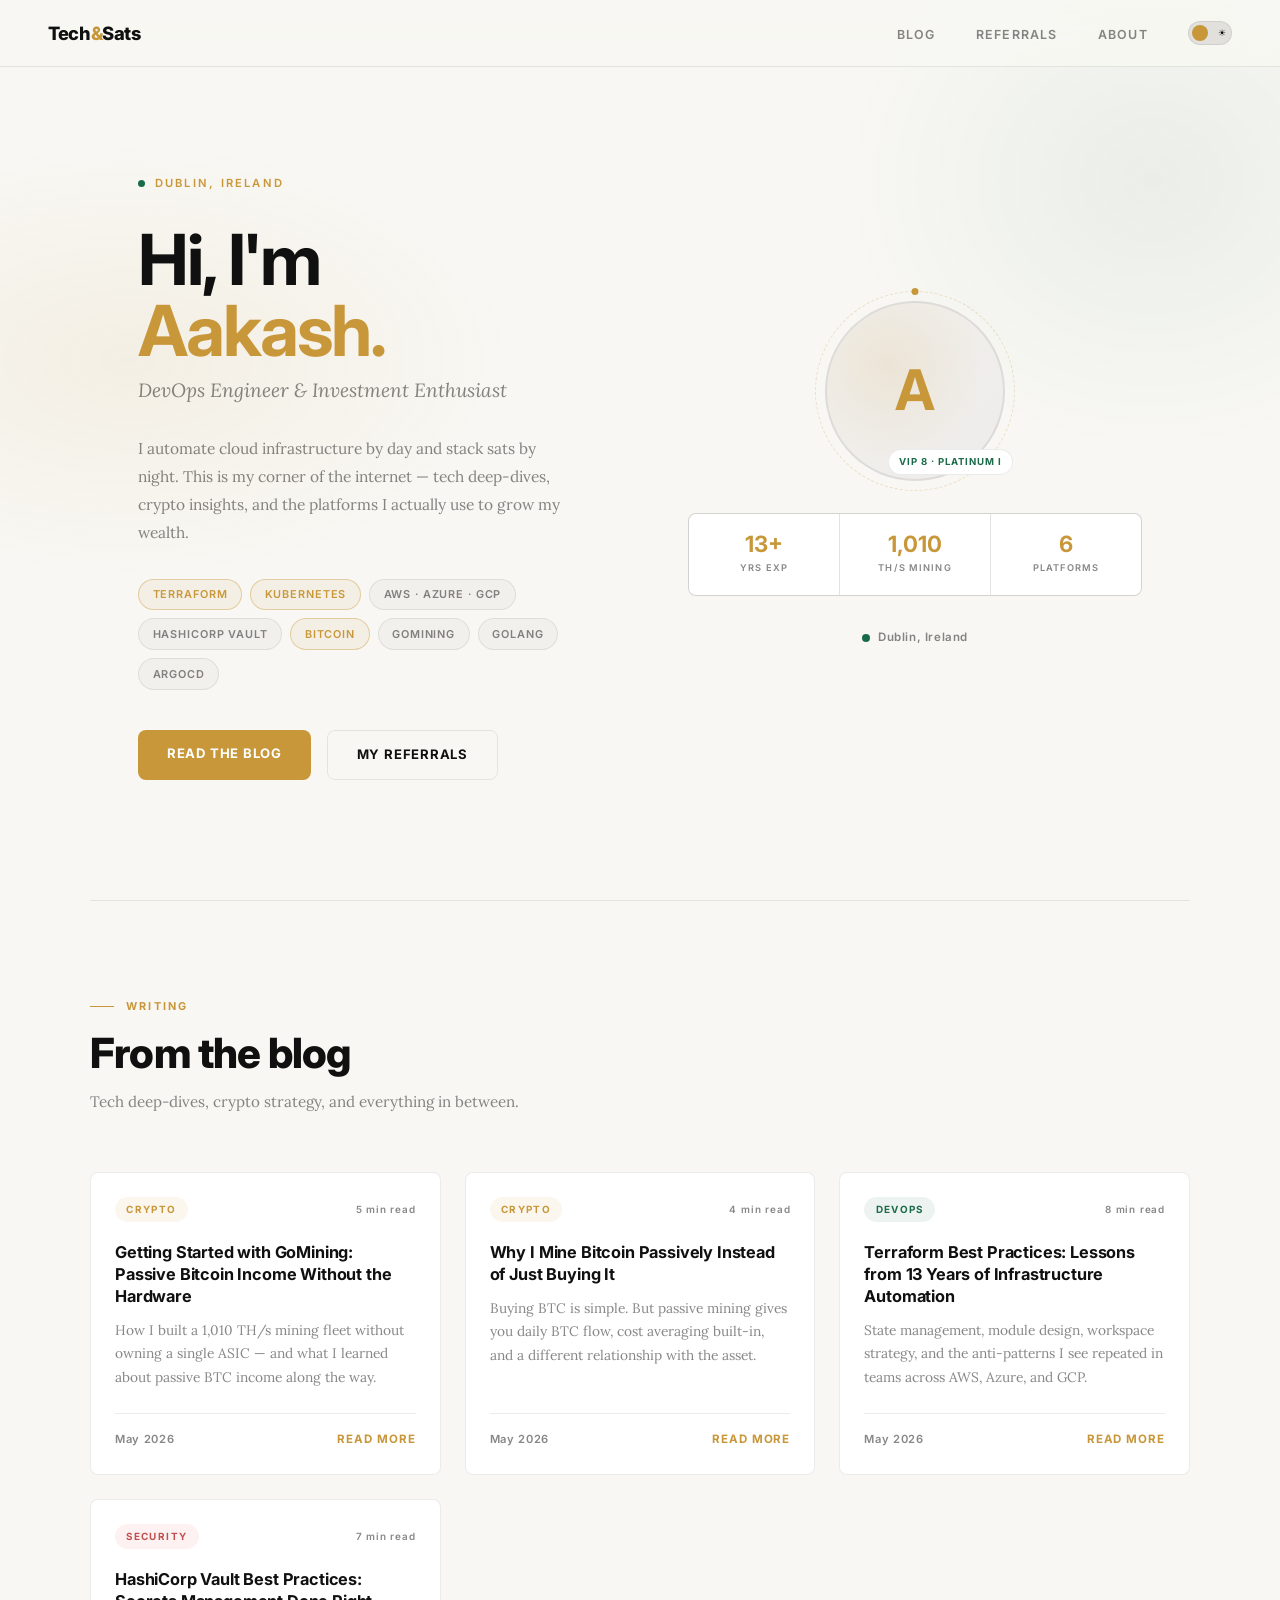
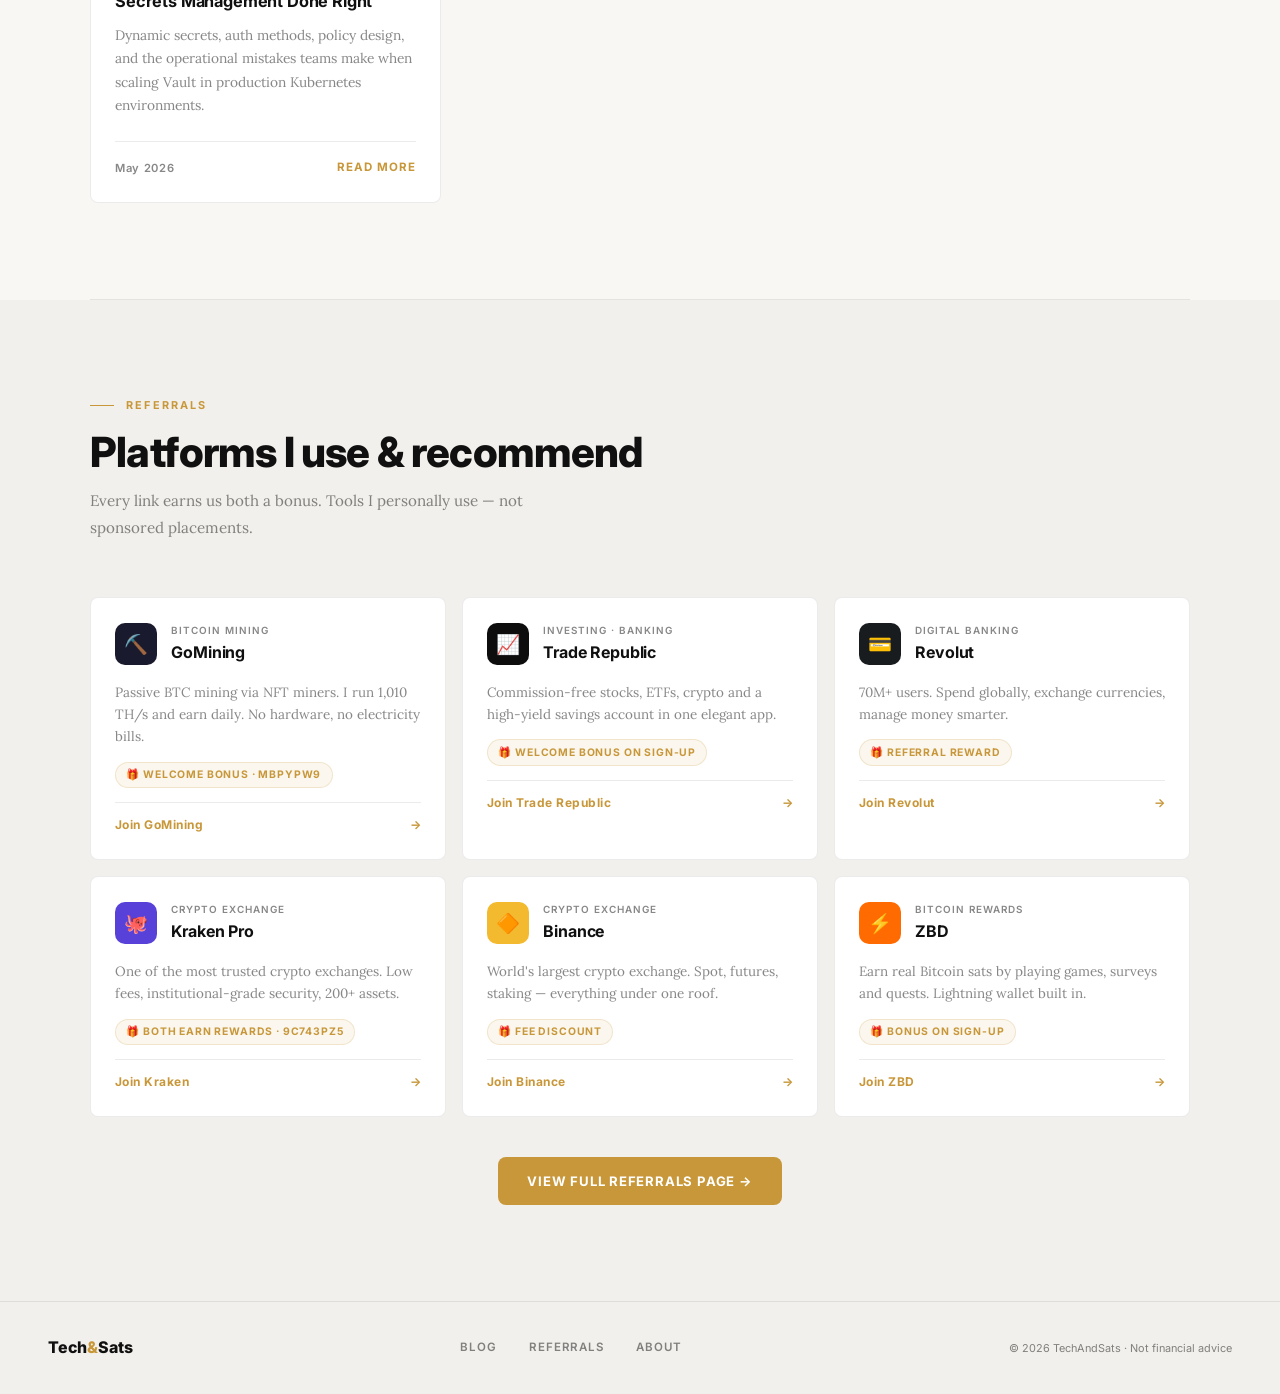
<file: index.html>
<!DOCTYPE html>
<html lang="en" data-theme="light">
<head>
<meta charset="UTF-8">
<meta name="viewport" content="width=device-width, initial-scale=1.0">
<title>TechAndSats — Aakash | DevOps Engineer & Investment Enthusiast</title>
<link rel="preconnect" href="https://fonts.googleapis.com">
<link href="https://fonts.googleapis.com/css2?family=Inter:wght@400;500;600;700&family=Lora:ital,wght@0,400;0,500;1,400&display=swap" rel="stylesheet">
<link rel="stylesheet" href="shared.css">
<style>
/* INDEX PAGE SPECIFIC */
.hero {
  min-height: 100vh; display: flex; align-items: center;
  padding: 8rem 3rem 5rem; max-width: var(--max); margin: 0 auto;
}
.hero-grid {
  display: grid; grid-template-columns: 1fr 1fr; gap: 6rem;
  align-items: center; width: 100%;
}
.hero-tag {
  display: inline-flex; align-items: center; gap: 0.6rem;
  font-family: 'Inter', sans-serif; font-size: 0.7rem; font-weight: 600;
  letter-spacing: 0.2em; text-transform: uppercase; color: var(--accent);
  margin-bottom: 2rem; opacity: 0; animation: fadeUp 0.6s 0.1s ease forwards;
}
.hero-tag-dot { width: 7px; height: 7px; background: var(--accent2); border-radius: 50%; animation: pulse 2s ease-in-out infinite; }
.hero h1 {
  font-family: 'Inter', sans-serif; font-size: clamp(3rem, 5.5vw, 5rem);
  font-weight: 700; line-height: 1.0; letter-spacing: -0.03em; margin-bottom: 0.5rem;
  opacity: 0; animation: fadeUp 0.6s 0.2s ease forwards;
}
.hero-name-accent { color: var(--accent); }
.hero-subtitle {
  font-family: 'Lora', serif; font-style: italic; font-size: 1.2rem;
  color: var(--muted); margin-bottom: 1.75rem;
  opacity: 0; animation: fadeUp 0.6s 0.3s ease forwards;
}
.hero-desc {
  font-size: 0.97rem; color: var(--muted); line-height: 1.8;
  max-width: 440px; margin-bottom: 2rem;
  opacity: 0; animation: fadeUp 0.6s 0.4s ease forwards;
}
.hero-chips {
  display: flex; flex-wrap: wrap; gap: 0.5rem; margin-bottom: 2.5rem;
  opacity: 0; animation: fadeUp 0.6s 0.5s ease forwards;
}
.chip {
  font-family: 'Inter', sans-serif; font-size: 0.68rem; font-weight: 600;
  letter-spacing: 0.08em; text-transform: uppercase; padding: 0.35rem 0.85rem;
  border-radius: 999px; border: 1.5px solid var(--border); color: var(--muted);
  background: var(--surface2); transition: background 0.3s, border-color 0.3s, color 0.3s;
}
.chip.active { border-color: rgba(200,151,58,0.4); color: var(--accent); background: var(--accent-bg); }
[data-theme="dark"] .chip.active { border-color: rgba(232,197,71,0.3); }
.hero-actions {
  display: flex; gap: 1rem; flex-wrap: wrap;
  opacity: 0; animation: fadeUp 0.6s 0.6s ease forwards;
}

/* AVATAR SIDE */
.hero-right {
  display: flex; flex-direction: column; align-items: center; gap: 2rem;
  opacity: 0; animation: fadeUp 0.6s 0.35s ease forwards;
}
.avatar-wrap { position: relative; }
.avatar {
  width: 180px; height: 180px; border-radius: 50%;
  background: linear-gradient(135deg, var(--surface2) 0%, var(--bg2) 100%);
  border: 2px solid var(--border);
  display: flex; align-items: center; justify-content: center;
  font-family: 'Inter', sans-serif; font-size: 3.5rem; font-weight: 700;
  color: var(--accent); position: relative; overflow: hidden;
  transition: background 0.3s, border-color 0.3s;
}
.avatar::before {
  content: ''; position: absolute; inset: 0;
  background: radial-gradient(circle at 35% 35%, rgba(200,151,58,0.12), transparent 60%);
}
[data-theme="dark"] .avatar::before { background: radial-gradient(circle at 35% 35%, rgba(232,197,71,0.15), transparent 60%); }
.avatar-ring {
  position: absolute; inset: -10px; border-radius: 50%;
  border: 1.5px dashed rgba(200,151,58,0.25); animation: rotate 18s linear infinite;
}
[data-theme="dark"] .avatar-ring { border-color: rgba(232,197,71,0.2); }
.avatar-ring::before {
  content: ''; position: absolute; top: -4px; left: 50%; transform: translateX(-50%);
  width: 7px; height: 7px; border-radius: 50%; background: var(--accent);
}
.avatar-badge {
  position: absolute; bottom: 6px; right: -8px;
  background: var(--surface); border: 1px solid var(--border); border-radius: 999px;
  padding: 0.22rem 0.65rem; font-family: 'Inter', sans-serif; font-size: 0.6rem;
  font-weight: 700; letter-spacing: 0.1em; text-transform: uppercase; color: var(--accent2);
  transition: background 0.3s, border-color 0.3s;
}

.stats-strip {
  display: grid; grid-template-columns: repeat(3,1fr);
  gap: 1px; background: var(--border); border: 1px solid var(--border);
  border-radius: var(--radius); overflow: hidden; width: 100%;
  transition: background 0.3s, border-color 0.3s;
}
.stat { padding: 1.2rem 1rem; background: var(--surface); text-align: center; transition: background 0.3s; }
.stat-val { font-family: 'Inter', sans-serif; font-size: 1.4rem; font-weight: 700; color: var(--accent); line-height: 1; margin-bottom: 0.3rem; }
.stat-label { font-family: 'Inter', sans-serif; font-size: 0.58rem; font-weight: 600; letter-spacing: 0.12em; text-transform: uppercase; color: var(--muted); }
.location-pill { display: inline-flex; align-items: center; gap: 0.5rem; font-family: 'Inter', sans-serif; font-size: 0.72rem; font-weight: 600; color: var(--muted); letter-spacing: 0.05em; }
.loc-dot { width: 8px; height: 8px; background: var(--accent2); border-radius: 50%; flex-shrink: 0; }

/* BLOG SECTION */
.section { padding: 6rem 3rem; }
.section-inner { max-width: var(--max); margin: 0 auto; }
.blog-grid { display: grid; grid-template-columns: repeat(auto-fill,minmax(300px,1fr)); gap: 1.5rem; margin-top: 3.5rem; }
.blog-card {
  display: flex; flex-direction: column; background: var(--surface);
  border: 1px solid var(--border); border-radius: var(--radius); overflow: hidden;
  text-decoration: none; color: inherit;
  opacity: 0; transform: translateY(20px);
  transition: opacity 0.5s ease, transform 0.5s ease, border-color 0.25s, box-shadow 0.25s, background 0.3s;
}
.blog-card.visible { opacity: 1; transform: none; }
.blog-card:hover { border-color: rgba(200,151,58,0.3); box-shadow: var(--shadow); transform: translateY(-4px); }
[data-theme="dark"] .blog-card:hover { border-color: rgba(232,197,71,0.25); }
.blog-card-top { padding: 1.5rem 1.5rem 0; display: flex; align-items: center; justify-content: space-between; }
.blog-tag { font-family: 'Inter', sans-serif; font-size: 0.62rem; font-weight: 700; letter-spacing: 0.14em; text-transform: uppercase; padding: 0.25rem 0.7rem; border-radius: 999px; }
.tag-devops { background: var(--accent2-bg); color: var(--accent2); }
.tag-crypto { background: var(--accent-bg); color: var(--accent); }
.tag-security { background: rgba(220,80,80,0.08); color: #C05050; }
[data-theme="dark"] .tag-security { background: rgba(255,100,100,0.12); color: #FF8080; }
.blog-read-time { font-family: 'Inter', sans-serif; font-size: 0.62rem; font-weight: 600; color: var(--muted); letter-spacing: 0.08em; }
.blog-card-body { padding: 1.2rem 1.5rem 1.5rem; flex: 1; display: flex; flex-direction: column; }
.blog-card-title { font-family: 'Inter', sans-serif; font-size: 1.02rem; font-weight: 700; line-height: 1.35; letter-spacing: -0.01em; margin-bottom: 0.75rem; color: var(--text); }
.blog-card-excerpt { font-size: 0.86rem; color: var(--muted); line-height: 1.7; flex: 1; margin-bottom: 1.5rem; }
.blog-card-footer { display: flex; align-items: center; justify-content: space-between; padding-top: 1rem; border-top: 1px solid var(--border); font-family: 'Inter', sans-serif; font-size: 0.7rem; font-weight: 600; color: var(--muted); letter-spacing: 0.06em; }
.blog-read-link { font-family: 'Inter', sans-serif; font-size: 0.72rem; font-weight: 700; color: var(--accent); letter-spacing: 0.08em; text-transform: uppercase; }
.blog-card:hover .blog-read-link::after { content: ' →'; }

/* REF SECTION */
.ref-section-bg { background: var(--surface2); transition: background 0.3s; }
.ref-grid { display: grid; grid-template-columns: repeat(auto-fill,minmax(270px,1fr)); gap: 1rem; margin-top: 3.5rem; }
.ref-card {
  display: flex; flex-direction: column; background: var(--surface);
  border: 1px solid var(--border); border-radius: var(--radius); padding: 1.5rem;
  text-decoration: none; color: inherit; gap: 0.9rem;
  opacity: 0; transform: translateY(16px);
  transition: opacity 0.45s ease, transform 0.45s ease, border-color 0.2s, box-shadow 0.2s, background 0.3s;
}
.ref-card.visible { opacity: 1; transform: none; }
.ref-card:hover { border-color: rgba(200,151,58,0.3); box-shadow: var(--shadow); transform: translateY(-3px); }
[data-theme="dark"] .ref-card:hover { border-color: rgba(232,197,71,0.25); }
.ref-card-head { display: flex; align-items: center; gap: 0.9rem; }
.ref-icon { width: 42px; height: 42px; border-radius: 10px; display: flex; align-items: center; justify-content: center; font-size: 1.2rem; flex-shrink: 0; }
.ri-gm { background: #1a1a2e; } .ri-tr { background: #0d0d0d; } .ri-rv { background: #191C1F; } .ri-kr { background: #5741D9; } .ri-bn { background: #F3BA2F; } .ri-zb { background: #FF6B00; }
.ref-name { font-family: 'Inter', sans-serif; font-size: 1rem; font-weight: 700; letter-spacing: -0.01em; }
.ref-cat { font-family: 'Inter', sans-serif; font-size: 0.62rem; font-weight: 600; letter-spacing: 0.1em; text-transform: uppercase; color: var(--muted); }
.ref-desc { font-size: 0.84rem; color: var(--muted); line-height: 1.65; }
.ref-bonus { display: inline-flex; align-items: center; gap: 0.35rem; font-family: 'Inter', sans-serif; font-size: 0.65rem; font-weight: 700; letter-spacing: 0.08em; text-transform: uppercase; color: var(--accent); background: var(--accent-bg); border: 1px solid rgba(200,151,58,0.2); border-radius: 999px; padding: 0.2rem 0.65rem; align-self: flex-start; }
.ref-join { display: flex; align-items: center; justify-content: space-between; font-family: 'Inter', sans-serif; font-size: 0.75rem; font-weight: 700; color: var(--accent); letter-spacing: 0.04em; padding-top: 0.75rem; border-top: 1px solid var(--border); }
.ref-arrow { transition: transform 0.2s; }
.ref-card:hover .ref-arrow { transform: translateX(4px); }
.cta-center { margin-top: 2.5rem; text-align: center; }

@media (max-width: 860px) {
  .hero { padding: 7rem 1.5rem 4rem; }
  .hero-grid { grid-template-columns: 1fr; gap: 3rem; }
  .hero-right { order: -1; }
  .section { padding: 4rem 1.5rem; }
}
</style>
</head>
<body>
<div class="hero-mesh"></div>

<nav>
  <a class="nav-logo" href="index.html">Tech<span>&</span>Sats</a>
  <div class="nav-right">
    <ul class="nav-links">
      <li><a href="#blogs">Blog</a></li>
      <li><a href="referrals.html">Referrals</a></li>
      <li><a href="#about">About</a></li>
    </ul>
    <button class="theme-toggle" id="toggle" aria-label="Toggle theme">
      <div class="theme-toggle-knob"></div>
      <span class="theme-toggle-icon icon-sun">☀</span>
      <span class="theme-toggle-icon icon-moon">☽</span>
    </button>
  </div>
</nav>

<!-- HERO -->
<section class="hero" id="about">
  <div class="hero-grid">
    <div class="hero-left">
      <div class="hero-tag"><span class="hero-tag-dot"></span>Dublin, Ireland</div>
      <h1>Hi, I'm<br><span class="hero-name-accent">Aakash.</span></h1>
      <p class="hero-subtitle">DevOps Engineer & Investment Enthusiast</p>
      <p class="hero-desc">I automate cloud infrastructure by day and stack sats by night. This is my corner of the internet — tech deep-dives, crypto insights, and the platforms I actually use to grow my wealth.</p>
      <div class="hero-chips">
        <span class="chip active">Terraform</span>
        <span class="chip active">Kubernetes</span>
        <span class="chip">AWS · Azure · GCP</span>
        <span class="chip">HashiCorp Vault</span>
        <span class="chip active">Bitcoin</span>
        <span class="chip">GoMining</span>
        <span class="chip">Golang</span>
        <span class="chip">ArgoCD</span>
      </div>
      <div class="hero-actions">
        <a class="btn-gold" href="#blogs">Read the Blog</a>
        <a class="btn-ghost" href="referrals.html">My Referrals</a>
      </div>
    </div>
    <div class="hero-right">
      <div class="avatar-wrap">
        <div class="avatar">A</div>
        <div class="avatar-ring"></div>
        <div class="avatar-badge">VIP 8 · Platinum I</div>
      </div>
      <div class="stats-strip">
        <div class="stat"><div class="stat-val">13+</div><div class="stat-label">Yrs Exp</div></div>
        <div class="stat"><div class="stat-val">1,010</div><div class="stat-label">TH/s Mining</div></div>
        <div class="stat"><div class="stat-val">6</div><div class="stat-label">Platforms</div></div>
      </div>
      <div class="location-pill"><span class="loc-dot"></span>Dublin, Ireland</div>
    </div>
  </div>
</section>

<hr class="divider">

<!-- BLOG -->
<section class="section" id="blogs">
  <div class="section-inner">
    <div class="section-eyebrow">Writing</div>
    <h2 class="section-title">From the blog</h2>
    <p class="section-sub">Tech deep-dives, crypto strategy, and everything in between.</p>
    <div class="blog-grid">
      <a class="blog-card" href="blogs/getting-started-gomining.html">
        <div class="blog-card-top"><span class="blog-tag tag-crypto">Crypto</span><span class="blog-read-time">5 min read</span></div>
        <div class="blog-card-body">
          <h3 class="blog-card-title">Getting Started with GoMining: Passive Bitcoin Income Without the Hardware</h3>
          <p class="blog-card-excerpt">How I built a 1,010 TH/s mining fleet without owning a single ASIC — and what I learned about passive BTC income along the way.</p>
          <div class="blog-card-footer"><span>May 2026</span><span class="blog-read-link">Read more</span></div>
        </div>
      </a>
      <a class="blog-card" href="blogs/why-i-mine-bitcoin-passively.html">
        <div class="blog-card-top"><span class="blog-tag tag-crypto">Crypto</span><span class="blog-read-time">4 min read</span></div>
        <div class="blog-card-body">
          <h3 class="blog-card-title">Why I Mine Bitcoin Passively Instead of Just Buying It</h3>
          <p class="blog-card-excerpt">Buying BTC is simple. But passive mining gives you daily BTC flow, cost averaging built-in, and a different relationship with the asset.</p>
          <div class="blog-card-footer"><span>May 2026</span><span class="blog-read-link">Read more</span></div>
        </div>
      </a>
      <a class="blog-card" href="blogs/terraform-best-practices.html">
        <div class="blog-card-top"><span class="blog-tag tag-devops">DevOps</span><span class="blog-read-time">8 min read</span></div>
        <div class="blog-card-body">
          <h3 class="blog-card-title">Terraform Best Practices: Lessons from 13 Years of Infrastructure Automation</h3>
          <p class="blog-card-excerpt">State management, module design, workspace strategy, and the anti-patterns I see repeated in teams across AWS, Azure, and GCP.</p>
          <div class="blog-card-footer"><span>May 2026</span><span class="blog-read-link">Read more</span></div>
        </div>
      </a>
      <a class="blog-card" href="blogs/hashicorp-vault-best-practices.html">
        <div class="blog-card-top"><span class="blog-tag tag-security">Security</span><span class="blog-read-time">7 min read</span></div>
        <div class="blog-card-body">
          <h3 class="blog-card-title">HashiCorp Vault Best Practices: Secrets Management Done Right</h3>
          <p class="blog-card-excerpt">Dynamic secrets, auth methods, policy design, and the operational mistakes teams make when scaling Vault in production Kubernetes environments.</p>
          <div class="blog-card-footer"><span>May 2026</span><span class="blog-read-link">Read more</span></div>
        </div>
      </a>
    </div>
  </div>
</section>

<hr class="divider">

<!-- REFERRALS PREVIEW -->
<section class="section ref-section-bg">
  <div class="section-inner">
    <div class="section-eyebrow">Referrals</div>
    <h2 class="section-title">Platforms I use & recommend</h2>
    <p class="section-sub">Every link earns us both a bonus. Tools I personally use — not sponsored placements.</p>
    <div class="ref-grid">
      <a class="ref-card" href="https://gomining.com/?ref=MBPYPW9" target="_blank" rel="noopener">
        <div class="ref-card-head"><div class="ref-icon ri-gm">⛏️</div><div><div class="ref-cat">Bitcoin Mining</div><div class="ref-name">GoMining</div></div></div>
        <p class="ref-desc">Passive BTC mining via NFT miners. I run 1,010 TH/s and earn daily. No hardware, no electricity bills.</p>
        <span class="ref-bonus">🎁 Welcome bonus · MBPYPW9</span>
        <div class="ref-join">Join GoMining <span class="ref-arrow">→</span></div>
      </a>
      <a class="ref-card" href="https://refnocode.trade.re/krmdbg57" target="_blank" rel="noopener">
        <div class="ref-card-head"><div class="ref-icon ri-tr">📈</div><div><div class="ref-cat">Investing · Banking</div><div class="ref-name">Trade Republic</div></div></div>
        <p class="ref-desc">Commission-free stocks, ETFs, crypto and a high-yield savings account in one elegant app.</p>
        <span class="ref-bonus">🎁 Welcome bonus on sign-up</span>
        <div class="ref-join">Join Trade Republic <span class="ref-arrow">→</span></div>
      </a>
      <a class="ref-card" href="https://revolut.com/referral/?referral-code=aakashxhhl!MAY2-26-AR-L3&geo-redirect" target="_blank" rel="noopener">
        <div class="ref-card-head"><div class="ref-icon ri-rv">💳</div><div><div class="ref-cat">Digital Banking</div><div class="ref-name">Revolut</div></div></div>
        <p class="ref-desc">70M+ users. Spend globally, exchange currencies, manage money smarter.</p>
        <span class="ref-bonus">🎁 Referral reward</span>
        <div class="ref-join">Join Revolut <span class="ref-arrow">→</span></div>
      </a>
      <a class="ref-card" href="https://proinvite.kraken.com/9f1e/yx9ou2kl" target="_blank" rel="noopener">
        <div class="ref-card-head"><div class="ref-icon ri-kr">🐙</div><div><div class="ref-cat">Crypto Exchange</div><div class="ref-name">Kraken Pro</div></div></div>
        <p class="ref-desc">One of the most trusted crypto exchanges. Low fees, institutional-grade security, 200+ assets.</p>
        <span class="ref-bonus">🎁 Both earn rewards · 9c743pz5</span>
        <div class="ref-join">Join Kraken <span class="ref-arrow">→</span></div>
      </a>
      <a class="ref-card" href="https://account.binance.com/register?ref=289935552" target="_blank" rel="noopener">
        <div class="ref-card-head"><div class="ref-icon ri-bn">🔶</div><div><div class="ref-cat">Crypto Exchange</div><div class="ref-name">Binance</div></div></div>
        <p class="ref-desc">World's largest crypto exchange. Spot, futures, staking — everything under one roof.</p>
        <span class="ref-bonus">🎁 Fee discount</span>
        <div class="ref-join">Join Binance <span class="ref-arrow">→</span></div>
      </a>
      <a class="ref-card" href="https://zbd.link/hcHi/invite?af_sub1=YKRMUL" target="_blank" rel="noopener">
        <div class="ref-card-head"><div class="ref-icon ri-zb">⚡</div><div><div class="ref-cat">Bitcoin Rewards</div><div class="ref-name">ZBD</div></div></div>
        <p class="ref-desc">Earn real Bitcoin sats by playing games, surveys and quests. Lightning wallet built in.</p>
        <span class="ref-bonus">🎁 Bonus on sign-up</span>
        <div class="ref-join">Join ZBD <span class="ref-arrow">→</span></div>
      </a>
    </div>
    <div class="cta-center"><a class="btn-gold" href="referrals.html">View Full Referrals Page →</a></div>
  </div>
</section>

<footer>
  <a class="footer-logo" href="index.html">Tech<span>&</span>Sats</a>
  <div class="footer-links">
    <a href="#blogs">Blog</a>
    <a href="referrals.html">Referrals</a>
    <a href="#about">About</a>
  </div>
  <div class="footer-copy">© 2026 TechAndSats · Not financial advice</div>
</footer>

<script>
const html = document.documentElement;
const btn = document.getElementById('toggle');
const saved = localStorage.getItem('tas-theme') || 'light';
html.setAttribute('data-theme', saved);
btn.addEventListener('click', () => {
  const next = html.getAttribute('data-theme') === 'dark' ? 'light' : 'dark';
  html.setAttribute('data-theme', next);
  localStorage.setItem('tas-theme', next);
});
const obs = new IntersectionObserver(entries => {
  entries.forEach(e => { if(e.isIntersecting){ setTimeout(()=>e.target.classList.add('visible'), e.target.dataset.delay||0); obs.unobserve(e.target); }});
}, {threshold:0.08});
document.querySelectorAll('.blog-card,.ref-card').forEach((el,i) => { el.dataset.delay=(i%4)*80; obs.observe(el); });
</script>
</body>
</html>
</file>
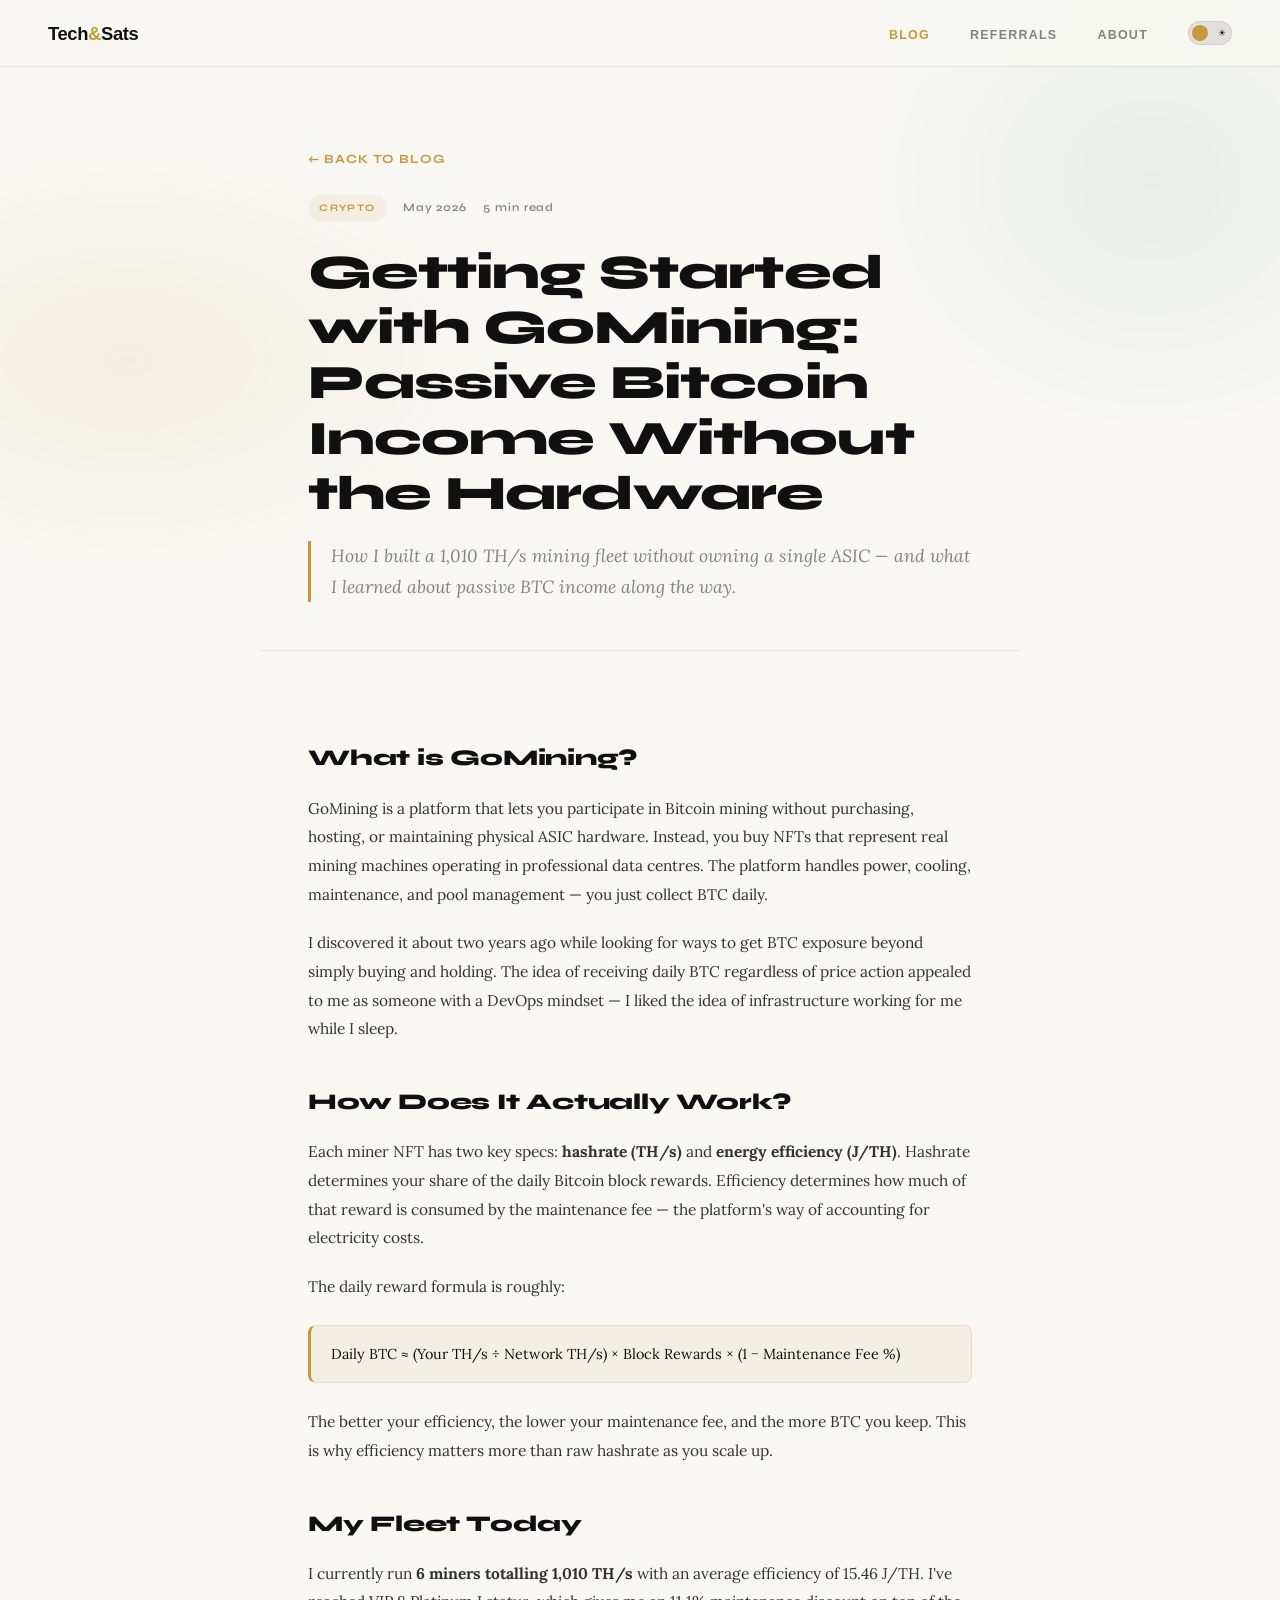
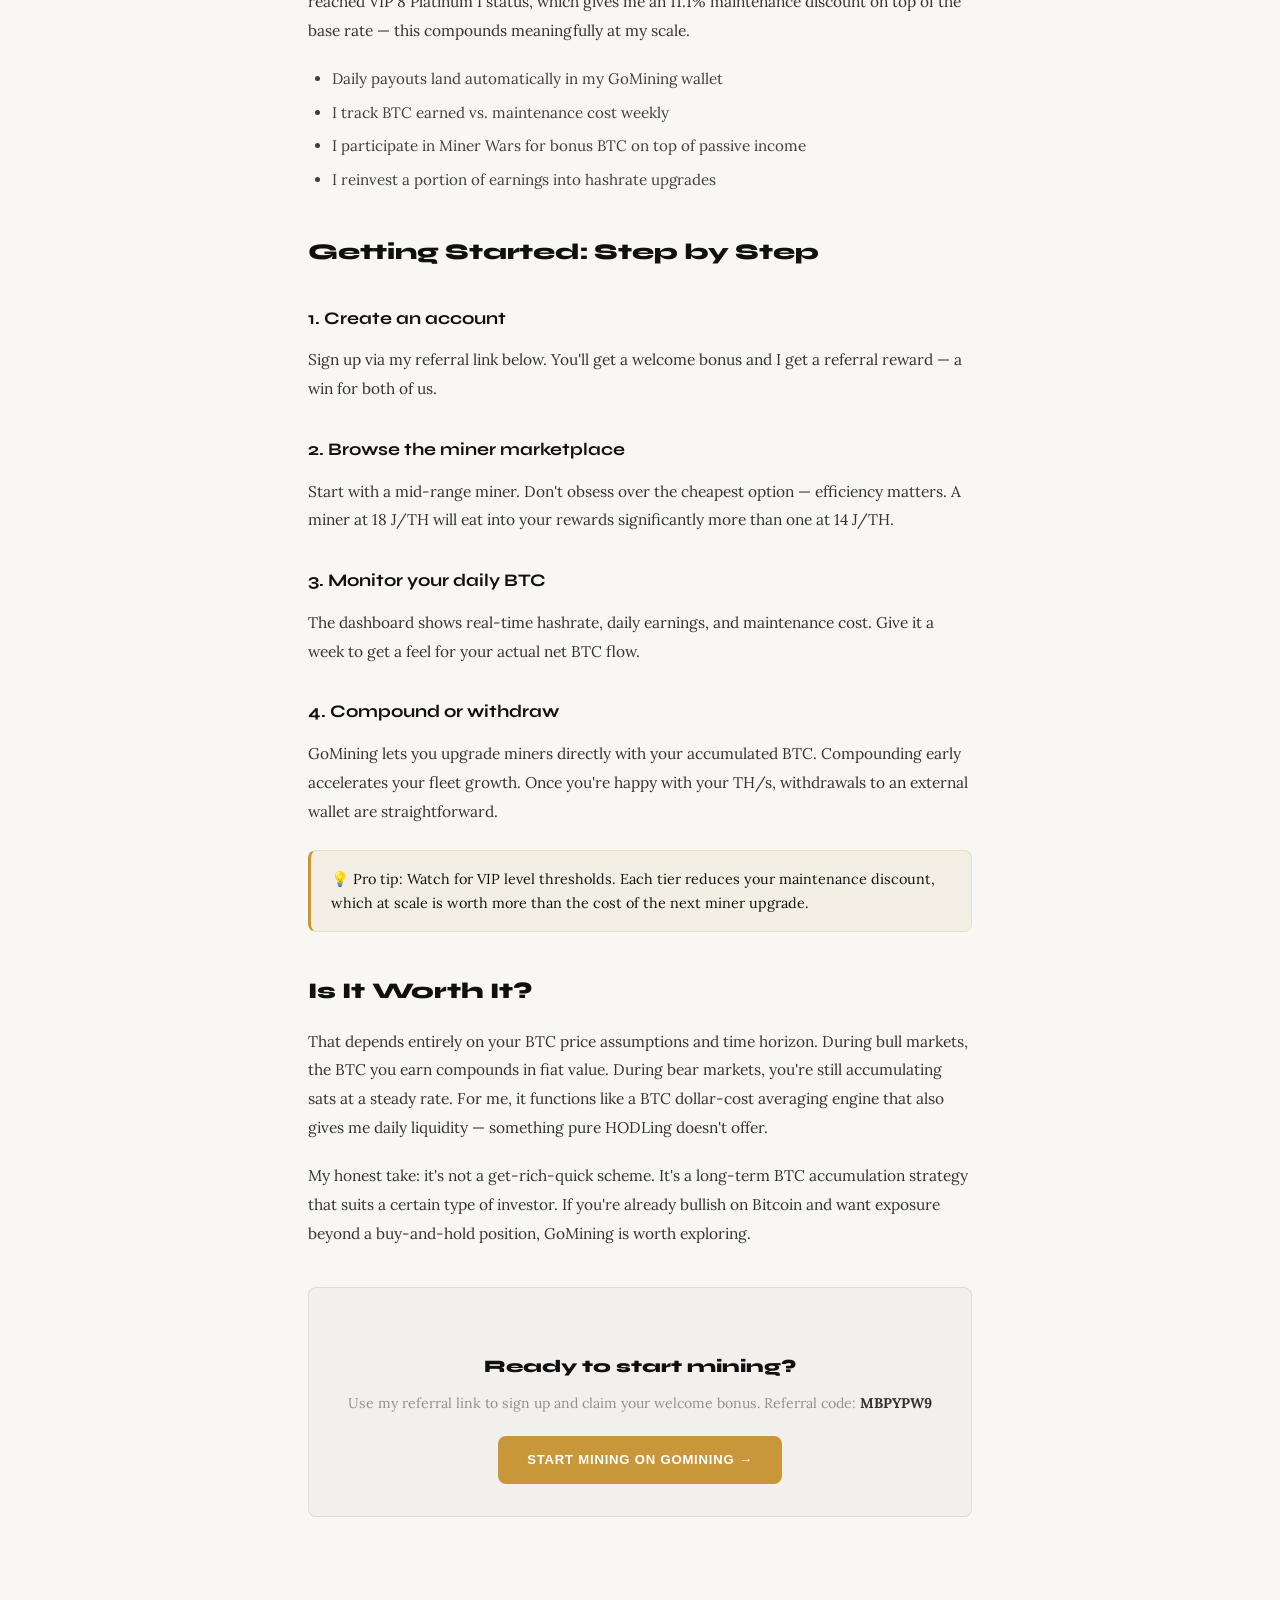
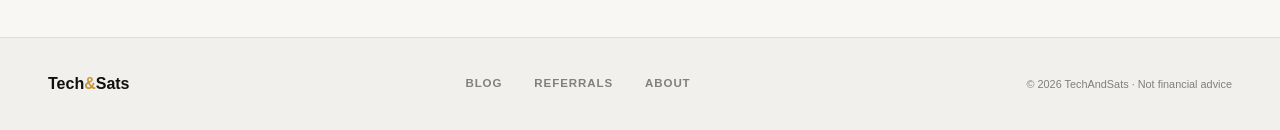
<file: getting-started-gomining.html>
<!DOCTYPE html>
<html lang="en" data-theme="light">
<head>
<meta charset="UTF-8"><meta name="viewport" content="width=device-width, initial-scale=1.0">
<title>Getting Started with GoMining — TechAndSats</title>
<link rel="preconnect" href="https://fonts.googleapis.com">
<link href="https://fonts.googleapis.com/css2?family=Syne:wght@400;600;700;800&family=Lora:ital,wght@0,400;0,500;1,400&display=swap" rel="stylesheet">
<link rel="stylesheet" href="../shared.css">
<style>
.blog-hero{padding:9rem 3rem 3rem;max-width:760px;margin:0 auto;opacity:0;animation:fadeUp 0.6s 0.1s ease forwards}
.blog-meta{display:flex;align-items:center;gap:1rem;margin:1.5rem 0;flex-wrap:wrap}
.blog-tag{font-family:'Syne',sans-serif;font-size:0.62rem;font-weight:700;letter-spacing:0.14em;text-transform:uppercase;padding:0.28rem 0.7rem;border-radius:999px}
.tag-crypto{background:var(--accent-bg);color:var(--accent)}
.blog-date,.blog-read{font-family:'Syne',sans-serif;font-size:0.72rem;font-weight:600;color:var(--muted);letter-spacing:0.08em}
.blog-hero h1{font-family:'Syne',sans-serif;font-size:clamp(1.9rem,4vw,3rem);font-weight:800;letter-spacing:-0.02em;line-height:1.15;margin-bottom:1.25rem}
.lead{font-family:'Lora',serif;font-style:italic;font-size:1.1rem;color:var(--muted);line-height:1.75;border-left:3px solid var(--accent);padding-left:1.25rem}
.blog-divider{border:none;border-top:1px solid var(--border);max-width:760px;margin:0 auto}
.blog-body{max-width:760px;margin:0 auto;padding:3rem 3rem 5rem;opacity:0;animation:fadeUp 0.6s 0.25s ease forwards}
.blog-body h2{font-family:'Syne',sans-serif;font-size:1.4rem;font-weight:800;letter-spacing:-0.01em;margin:2.5rem 0 1rem}
.blog-body h3{font-family:'Syne',sans-serif;font-size:1.1rem;font-weight:700;margin:2rem 0 0.75rem}
.blog-body p{font-size:0.97rem;color:var(--text);opacity:0.85;line-height:1.85;margin-bottom:1.25rem}
.blog-body ul{padding-left:1.5rem;margin-bottom:1.25rem}
.blog-body li{font-size:0.95rem;color:var(--text);opacity:0.8;line-height:1.8;margin-bottom:0.4rem}
.blog-body strong{font-weight:700;color:var(--text);opacity:1}
.callout{background:var(--accent-bg);border:1px solid rgba(200,151,58,0.2);border-left:3px solid var(--accent);border-radius:var(--radius);padding:1rem 1.25rem;margin:1.5rem 0;font-size:0.9rem;line-height:1.7;transition:background 0.3s}
.ref-cta-box{background:var(--surface2);border:1px solid var(--border);border-radius:var(--radius);padding:2rem;margin:2.5rem 0;text-align:center;transition:background 0.3s}
.ref-cta-box h3{font-family:'Syne',sans-serif;font-size:1.1rem;font-weight:800;margin-bottom:0.5rem}
.ref-cta-box p{font-size:0.88rem;color:var(--muted);margin-bottom:1.25rem}
.back-link{font-family:'Syne',sans-serif;font-size:0.78rem;font-weight:700;letter-spacing:0.08em;text-transform:uppercase;color:var(--accent);text-decoration:none;display:inline-flex;align-items:center;gap:0.4rem}
.back-link:hover{gap:0.7rem}
@media(max-width:860px){.blog-hero{padding:7rem 1.5rem 2.5rem}.blog-body{padding:2.5rem 1.5rem 4rem}}
</style>
</head>
<body>
<div class="hero-mesh"></div>
<nav>
  <a class="nav-logo" href="../index.html">Tech<span>&</span>Sats</a>
  <div class="nav-right">
    <ul class="nav-links">
      <li><a href="../index.html#blogs" class="active">Blog</a></li>
      <li><a href="../referrals.html">Referrals</a></li>
      <li><a href="../index.html#about">About</a></li>
    </ul>
    <button class="theme-toggle" id="toggle" aria-label="Toggle theme">
      <div class="theme-toggle-knob"></div>
      <span class="theme-toggle-icon icon-sun">☀</span>
      <span class="theme-toggle-icon icon-moon">☽</span>
    </button>
  </div>
</nav>

<div class="blog-hero">
  <a class="back-link" href="../index.html#blogs">← Back to Blog</a>
  <div class="blog-meta">
    <span class="blog-tag tag-crypto">Crypto</span>
    <span class="blog-date">May 2026</span>
    <span class="blog-read">5 min read</span>
  </div>
  <h1>Getting Started with GoMining: Passive Bitcoin Income Without the Hardware</h1>
  <p class="lead">How I built a 1,010 TH/s mining fleet without owning a single ASIC — and what I learned about passive BTC income along the way.</p>
</div>

<hr class="blog-divider">

<div class="blog-body">
  <h2>What is GoMining?</h2>
  <p>GoMining is a platform that lets you participate in Bitcoin mining without purchasing, hosting, or maintaining physical ASIC hardware. Instead, you buy NFTs that represent real mining machines operating in professional data centres. The platform handles power, cooling, maintenance, and pool management — you just collect BTC daily.</p>
  <p>I discovered it about two years ago while looking for ways to get BTC exposure beyond simply buying and holding. The idea of receiving daily BTC regardless of price action appealed to me as someone with a DevOps mindset — I liked the idea of infrastructure working for me while I sleep.</p>

  <h2>How Does It Actually Work?</h2>
  <p>Each miner NFT has two key specs: <strong>hashrate (TH/s)</strong> and <strong>energy efficiency (J/TH)</strong>. Hashrate determines your share of the daily Bitcoin block rewards. Efficiency determines how much of that reward is consumed by the maintenance fee — the platform's way of accounting for electricity costs.</p>
  <p>The daily reward formula is roughly:</p>
  <div class="callout">Daily BTC ≈ (Your TH/s ÷ Network TH/s) × Block Rewards × (1 − Maintenance Fee %)</div>
  <p>The better your efficiency, the lower your maintenance fee, and the more BTC you keep. This is why efficiency matters more than raw hashrate as you scale up.</p>

  <h2>My Fleet Today</h2>
  <p>I currently run <strong>6 miners totalling 1,010 TH/s</strong> with an average efficiency of 15.46 J/TH. I've reached VIP 8 Platinum I status, which gives me an 11.1% maintenance discount on top of the base rate — this compounds meaningfully at my scale.</p>
  <ul>
    <li>Daily payouts land automatically in my GoMining wallet</li>
    <li>I track BTC earned vs. maintenance cost weekly</li>
    <li>I participate in Miner Wars for bonus BTC on top of passive income</li>
    <li>I reinvest a portion of earnings into hashrate upgrades</li>
  </ul>

  <h2>Getting Started: Step by Step</h2>
  <h3>1. Create an account</h3>
  <p>Sign up via my referral link below. You'll get a welcome bonus and I get a referral reward — a win for both of us.</p>
  <h3>2. Browse the miner marketplace</h3>
  <p>Start with a mid-range miner. Don't obsess over the cheapest option — efficiency matters. A miner at 18 J/TH will eat into your rewards significantly more than one at 14 J/TH.</p>
  <h3>3. Monitor your daily BTC</h3>
  <p>The dashboard shows real-time hashrate, daily earnings, and maintenance cost. Give it a week to get a feel for your actual net BTC flow.</p>
  <h3>4. Compound or withdraw</h3>
  <p>GoMining lets you upgrade miners directly with your accumulated BTC. Compounding early accelerates your fleet growth. Once you're happy with your TH/s, withdrawals to an external wallet are straightforward.</p>

  <div class="callout">💡 Pro tip: Watch for VIP level thresholds. Each tier reduces your maintenance discount, which at scale is worth more than the cost of the next miner upgrade.</div>

  <h2>Is It Worth It?</h2>
  <p>That depends entirely on your BTC price assumptions and time horizon. During bull markets, the BTC you earn compounds in fiat value. During bear markets, you're still accumulating sats at a steady rate. For me, it functions like a BTC dollar-cost averaging engine that also gives me daily liquidity — something pure HODLing doesn't offer.</p>
  <p>My honest take: it's not a get-rich-quick scheme. It's a long-term BTC accumulation strategy that suits a certain type of investor. If you're already bullish on Bitcoin and want exposure beyond a buy-and-hold position, GoMining is worth exploring.</p>

  <div class="ref-cta-box">
    <h3>Ready to start mining?</h3>
    <p>Use my referral link to sign up and claim your welcome bonus. Referral code: <strong>MBPYPW9</strong></p>
    <a class="btn-gold" href="https://gomining.com/?ref=MBPYPW9" target="_blank" rel="noopener">Start Mining on GoMining →</a>
  </div>
</div>

<footer>
  <a class="footer-logo" href="../index.html">Tech<span>&</span>Sats</a>
  <div class="footer-links">
    <a href="../index.html#blogs">Blog</a>
    <a href="../referrals.html">Referrals</a>
    <a href="../index.html#about">About</a>
  </div>
  <div class="footer-copy">© 2026 TechAndSats · Not financial advice</div>
</footer>
<script>
const html=document.documentElement,btn=document.getElementById('toggle');
html.setAttribute('data-theme',localStorage.getItem('tas-theme')||'light');
btn.addEventListener('click',()=>{const n=html.getAttribute('data-theme')==='dark'?'light':'dark';html.setAttribute('data-theme',n);localStorage.setItem('tas-theme',n);});
</script>
</body></html>
</file>
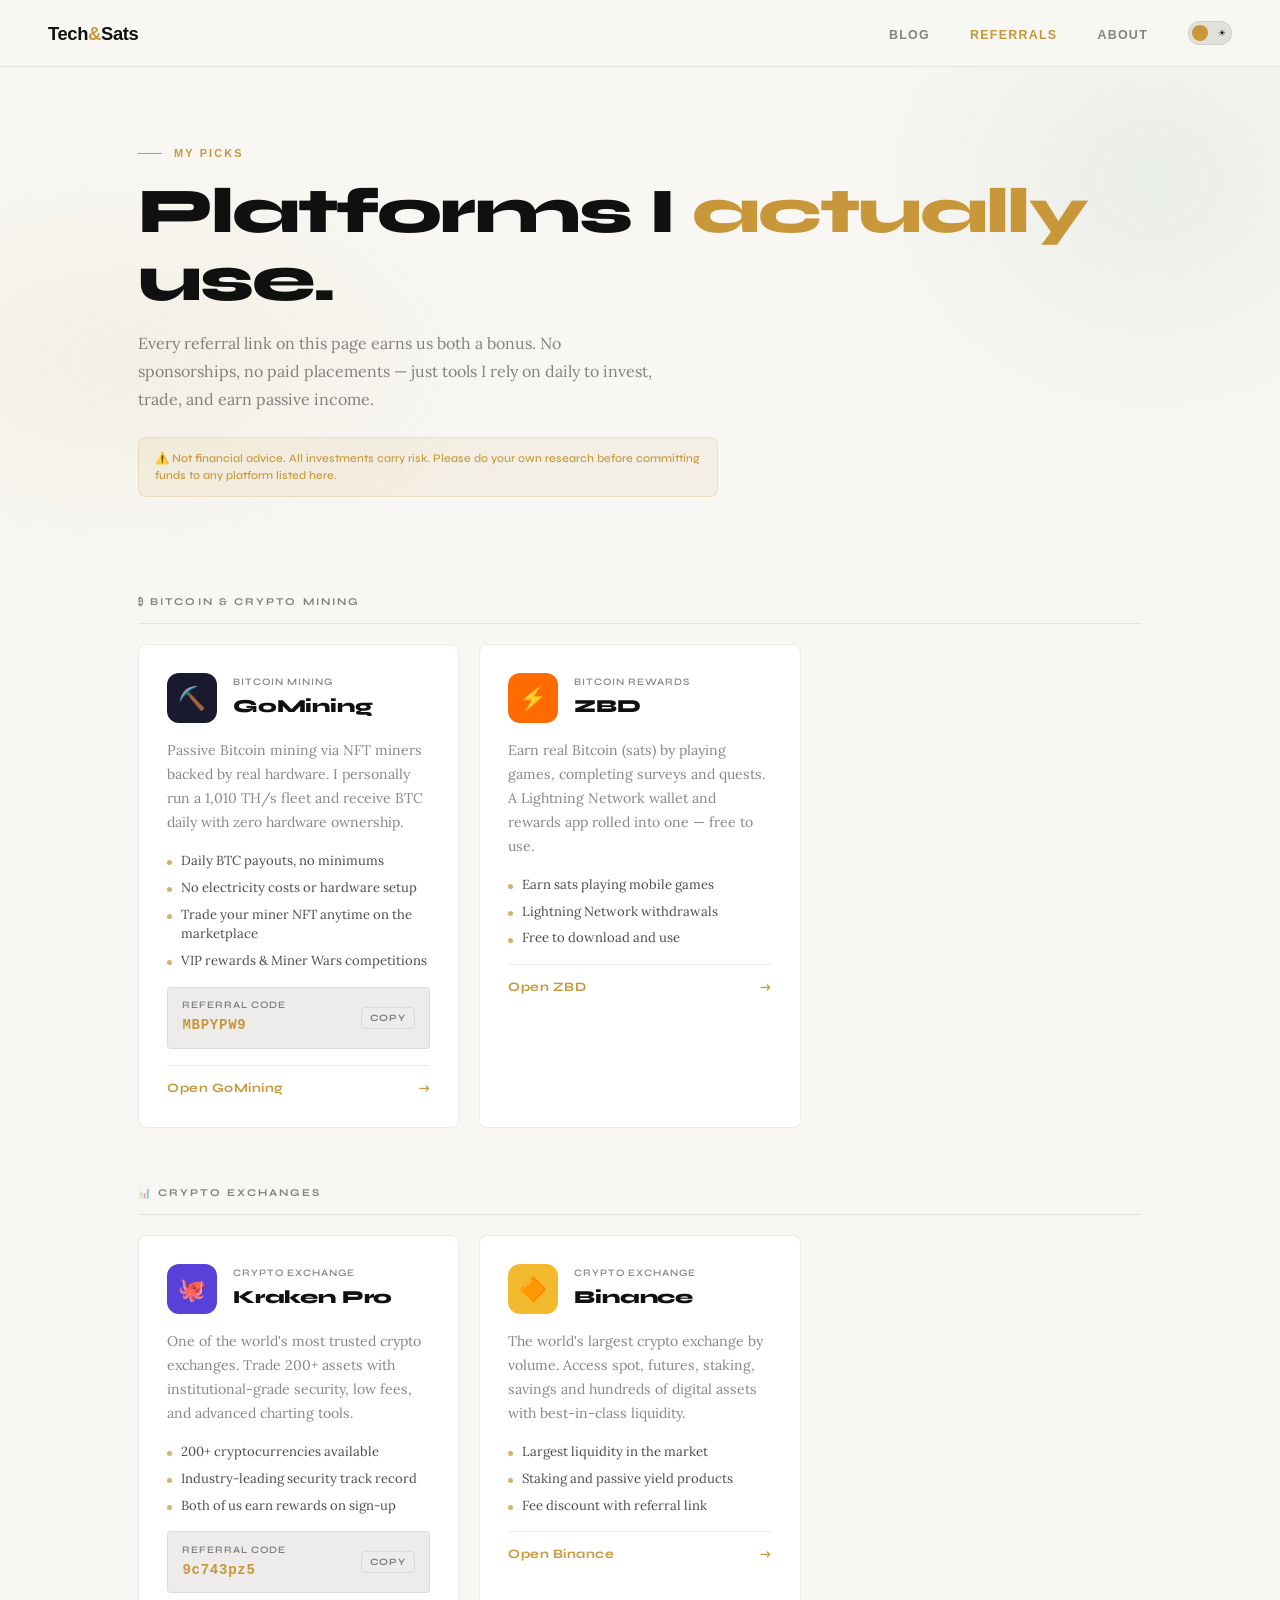
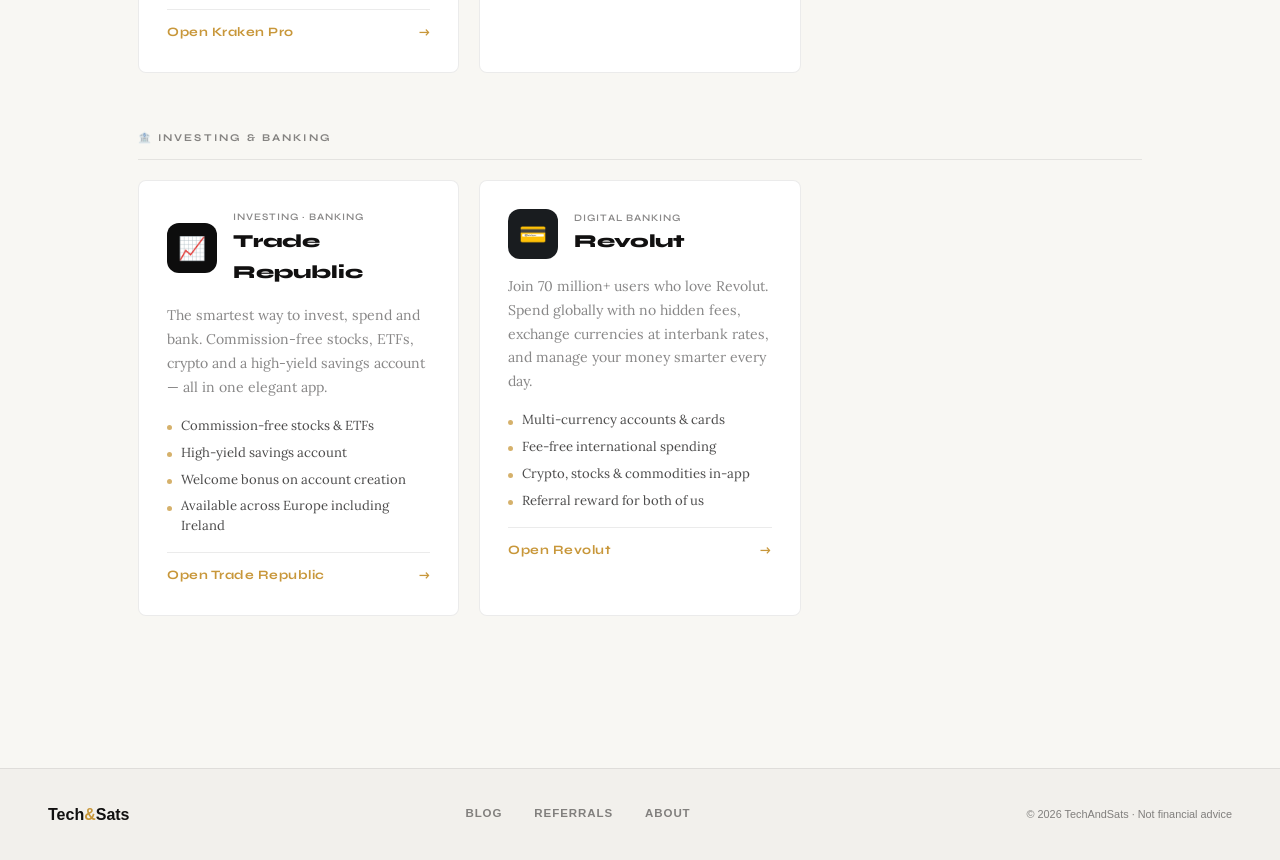
<file: referrals.html>
<!DOCTYPE html>
<html lang="en" data-theme="light">
<head>
<meta charset="UTF-8"><meta name="viewport" content="width=device-width, initial-scale=1.0">
<title>Referrals — TechAndSats</title>
<link rel="preconnect" href="https://fonts.googleapis.com">
<link href="https://fonts.googleapis.com/css2?family=Syne:wght@400;600;700;800&family=Lora:ital,wght@0,400;1,400&display=swap" rel="stylesheet">
<link rel="stylesheet" href="shared.css">
<style>
.page-hero { padding: 9rem 3rem 4rem; max-width: var(--max); margin: 0 auto; }
.page-title { font-family:'Syne',sans-serif; font-size:clamp(2.4rem,5vw,4rem); font-weight:800; letter-spacing:-0.03em; line-height:1.05; margin-bottom:1rem; }
.page-title span { color:var(--accent); }
.page-sub { font-size:1rem; color:var(--muted); max-width:520px; line-height:1.75; margin-bottom:1.5rem; }
.disclaimer { display:inline-flex; align-items:flex-start; gap:0.6rem; background:var(--accent-bg); border:1px solid rgba(200,151,58,0.2); border-radius:var(--radius); padding:0.75rem 1rem; font-family:'Syne',sans-serif; font-size:0.72rem; font-weight:500; color:var(--accent); max-width:580px; line-height:1.5; }
.ref-section { padding:2rem 3rem 6rem; max-width:var(--max); margin:0 auto; }
.cat-label { font-family:'Syne',sans-serif; font-size:0.65rem; font-weight:700; letter-spacing:0.2em; text-transform:uppercase; color:var(--muted); margin-bottom:1.25rem; padding-bottom:0.75rem; border-bottom:1px solid var(--border); }
.ref-grid { display:grid; grid-template-columns:repeat(auto-fill,minmax(300px,1fr)); gap:1.25rem; margin-bottom:3.5rem; }
.ref-card {
  display:flex; flex-direction:column; background:var(--surface); border:1px solid var(--border);
  border-radius:var(--radius); padding:1.75rem; text-decoration:none; color:inherit; gap:1rem;
  opacity:0; transform:translateY(16px);
  transition:opacity 0.45s ease,transform 0.45s ease,border-color 0.2s,box-shadow 0.2s,background 0.3s;
}
.ref-card.visible { opacity:1; transform:none; }
.ref-card:hover { border-color:rgba(200,151,58,0.3); box-shadow:var(--shadow); transform:translateY(-3px); }
[data-theme="dark"] .ref-card:hover { border-color:rgba(232,197,71,0.25); }
.ref-card-head { display:flex; align-items:center; gap:1rem; }
.ref-icon { width:50px; height:50px; border-radius:12px; display:flex; align-items:center; justify-content:center; font-size:1.4rem; flex-shrink:0; }
.ri-gm{background:#1a1a2e}.ri-tr{background:#0d0d0d}.ri-rv{background:#191C1F}.ri-kr{background:#5741D9}.ri-bn{background:#F3BA2F}.ri-zb{background:#FF6B00}
.ref-name { font-family:'Syne',sans-serif; font-size:1.15rem; font-weight:800; letter-spacing:-0.01em; }
.ref-cat { font-family:'Syne',sans-serif; font-size:0.62rem; font-weight:600; letter-spacing:0.1em; text-transform:uppercase; color:var(--muted); }
.ref-desc { font-size:0.88rem; color:var(--muted); line-height:1.7; }
.ref-perks { display:flex; flex-direction:column; gap:0.45rem; }
.perk { display:flex; align-items:flex-start; gap:0.55rem; font-size:0.82rem; color:var(--text); opacity:0.75; line-height:1.5; }
.perk-dot { width:5px; height:5px; background:var(--accent); border-radius:50%; flex-shrink:0; margin-top:0.58rem; }
.ref-code-box { background:var(--bg2); border:1px solid var(--border); border-radius:4px; padding:0.6rem 0.9rem; display:flex; align-items:center; justify-content:space-between; gap:0.5rem; transition:background 0.3s; }
.ref-code-label { font-family:'Syne',sans-serif; font-size:0.62rem; font-weight:600; letter-spacing:0.1em; text-transform:uppercase; color:var(--muted); }
.ref-code-val { font-family:monospace; font-size:0.88rem; color:var(--accent); font-weight:700; letter-spacing:0.05em; }
.copy-btn { font-family:'Syne',sans-serif; font-size:0.6rem; font-weight:700; letter-spacing:0.1em; text-transform:uppercase; color:var(--muted); background:none; border:1px solid var(--border); border-radius:4px; cursor:pointer; transition:color 0.2s,border-color 0.2s; padding:0.25rem 0.5rem; }
.copy-btn:hover { color:var(--accent); border-color:var(--accent); }
.ref-cta { display:flex; align-items:center; justify-content:space-between; padding-top:0.75rem; border-top:1px solid var(--border); font-family:'Syne',sans-serif; font-size:0.8rem; font-weight:700; color:var(--accent); letter-spacing:0.04em; }
.ref-arrow { transition:transform 0.2s; }
.ref-card:hover .ref-arrow { transform:translateX(5px); }
@media(max-width:860px){.page-hero{padding:7rem 1.5rem 3rem}.ref-section{padding:1.5rem 1.5rem 4rem}}
</style>
</head>
<body>
<div class="hero-mesh"></div>
<nav>
  <a class="nav-logo" href="index.html">Tech<span>&</span>Sats</a>
  <div class="nav-right">
    <ul class="nav-links">
      <li><a href="index.html#blogs">Blog</a></li>
      <li><a href="referrals.html" class="active">Referrals</a></li>
      <li><a href="index.html#about">About</a></li>
    </ul>
    <button class="theme-toggle" id="toggle" aria-label="Toggle theme">
      <div class="theme-toggle-knob"></div>
      <span class="theme-toggle-icon icon-sun">☀</span>
      <span class="theme-toggle-icon icon-moon">☽</span>
    </button>
  </div>
</nav>

<div class="page-hero">
  <div class="section-eyebrow">My Picks</div>
  <h1 class="page-title">Platforms I <span>actually</span> use.</h1>
  <p class="page-sub">Every referral link on this page earns us both a bonus. No sponsorships, no paid placements — just tools I rely on daily to invest, trade, and earn passive income.</p>
  <div class="disclaimer">⚠️ Not financial advice. All investments carry risk. Please do your own research before committing funds to any platform listed here.</div>
</div>

<section class="ref-section">
  <div class="cat-label">₿ Bitcoin & Crypto Mining</div>
  <div class="ref-grid">
    <a class="ref-card" href="https://gomining.com/?ref=MBPYPW9" target="_blank" rel="noopener">
      <div class="ref-card-head"><div class="ref-icon ri-gm">⛏️</div><div><div class="ref-cat">Bitcoin Mining</div><div class="ref-name">GoMining</div></div></div>
      <p class="ref-desc">Passive Bitcoin mining via NFT miners backed by real hardware. I personally run a 1,010 TH/s fleet and receive BTC daily with zero hardware ownership.</p>
      <div class="ref-perks">
        <div class="perk"><span class="perk-dot"></span>Daily BTC payouts, no minimums</div>
        <div class="perk"><span class="perk-dot"></span>No electricity costs or hardware setup</div>
        <div class="perk"><span class="perk-dot"></span>Trade your miner NFT anytime on the marketplace</div>
        <div class="perk"><span class="perk-dot"></span>VIP rewards & Miner Wars competitions</div>
      </div>
      <div class="ref-code-box">
        <div><div class="ref-code-label">Referral Code</div><div class="ref-code-val">MBPYPW9</div></div>
        <button class="copy-btn" onclick="copyCode(event,'MBPYPW9')">Copy</button>
      </div>
      <div class="ref-cta">Open GoMining <span class="ref-arrow">→</span></div>
    </a>
    <a class="ref-card" href="https://zbd.link/hcHi/invite?af_sub1=YKRMUL" target="_blank" rel="noopener">
      <div class="ref-card-head"><div class="ref-icon ri-zb">⚡</div><div><div class="ref-cat">Bitcoin Rewards</div><div class="ref-name">ZBD</div></div></div>
      <p class="ref-desc">Earn real Bitcoin (sats) by playing games, completing surveys and quests. A Lightning Network wallet and rewards app rolled into one — free to use.</p>
      <div class="ref-perks">
        <div class="perk"><span class="perk-dot"></span>Earn sats playing mobile games</div>
        <div class="perk"><span class="perk-dot"></span>Lightning Network withdrawals</div>
        <div class="perk"><span class="perk-dot"></span>Free to download and use</div>
      </div>
      <div class="ref-cta">Open ZBD <span class="ref-arrow">→</span></div>
    </a>
  </div>

  <div class="cat-label">📊 Crypto Exchanges</div>
  <div class="ref-grid">
    <a class="ref-card" href="https://proinvite.kraken.com/9f1e/yx9ou2kl" target="_blank" rel="noopener">
      <div class="ref-card-head"><div class="ref-icon ri-kr">🐙</div><div><div class="ref-cat">Crypto Exchange</div><div class="ref-name">Kraken Pro</div></div></div>
      <p class="ref-desc">One of the world's most trusted crypto exchanges. Trade 200+ assets with institutional-grade security, low fees, and advanced charting tools.</p>
      <div class="ref-perks">
        <div class="perk"><span class="perk-dot"></span>200+ cryptocurrencies available</div>
        <div class="perk"><span class="perk-dot"></span>Industry-leading security track record</div>
        <div class="perk"><span class="perk-dot"></span>Both of us earn rewards on sign-up</div>
      </div>
      <div class="ref-code-box">
        <div><div class="ref-code-label">Referral Code</div><div class="ref-code-val">9c743pz5</div></div>
        <button class="copy-btn" onclick="copyCode(event,'9c743pz5')">Copy</button>
      </div>
      <div class="ref-cta">Open Kraken Pro <span class="ref-arrow">→</span></div>
    </a>
    <a class="ref-card" href="https://account.binance.com/register?ref=289935552" target="_blank" rel="noopener">
      <div class="ref-card-head"><div class="ref-icon ri-bn">🔶</div><div><div class="ref-cat">Crypto Exchange</div><div class="ref-name">Binance</div></div></div>
      <p class="ref-desc">The world's largest crypto exchange by volume. Access spot, futures, staking, savings and hundreds of digital assets with best-in-class liquidity.</p>
      <div class="ref-perks">
        <div class="perk"><span class="perk-dot"></span>Largest liquidity in the market</div>
        <div class="perk"><span class="perk-dot"></span>Staking and passive yield products</div>
        <div class="perk"><span class="perk-dot"></span>Fee discount with referral link</div>
      </div>
      <div class="ref-cta">Open Binance <span class="ref-arrow">→</span></div>
    </a>
  </div>

  <div class="cat-label">🏦 Investing & Banking</div>
  <div class="ref-grid">
    <a class="ref-card" href="https://refnocode.trade.re/krmdbg57" target="_blank" rel="noopener">
      <div class="ref-card-head"><div class="ref-icon ri-tr">📈</div><div><div class="ref-cat">Investing · Banking</div><div class="ref-name">Trade Republic</div></div></div>
      <p class="ref-desc">The smartest way to invest, spend and bank. Commission-free stocks, ETFs, crypto and a high-yield savings account — all in one elegant app.</p>
      <div class="ref-perks">
        <div class="perk"><span class="perk-dot"></span>Commission-free stocks & ETFs</div>
        <div class="perk"><span class="perk-dot"></span>High-yield savings account</div>
        <div class="perk"><span class="perk-dot"></span>Welcome bonus on account creation</div>
        <div class="perk"><span class="perk-dot"></span>Available across Europe including Ireland</div>
      </div>
      <div class="ref-cta">Open Trade Republic <span class="ref-arrow">→</span></div>
    </a>
    <a class="ref-card" href="https://revolut.com/referral/?referral-code=aakashxhhl!MAY2-26-AR-L3&geo-redirect" target="_blank" rel="noopener">
      <div class="ref-card-head"><div class="ref-icon ri-rv">💳</div><div><div class="ref-cat">Digital Banking</div><div class="ref-name">Revolut</div></div></div>
      <p class="ref-desc">Join 70 million+ users who love Revolut. Spend globally with no hidden fees, exchange currencies at interbank rates, and manage your money smarter every day.</p>
      <div class="ref-perks">
        <div class="perk"><span class="perk-dot"></span>Multi-currency accounts & cards</div>
        <div class="perk"><span class="perk-dot"></span>Fee-free international spending</div>
        <div class="perk"><span class="perk-dot"></span>Crypto, stocks & commodities in-app</div>
        <div class="perk"><span class="perk-dot"></span>Referral reward for both of us</div>
      </div>
      <div class="ref-cta">Open Revolut <span class="ref-arrow">→</span></div>
    </a>
  </div>
</section>

<footer>
  <a class="footer-logo" href="index.html">Tech<span>&</span>Sats</a>
  <div class="footer-links">
    <a href="index.html#blogs">Blog</a>
    <a href="referrals.html">Referrals</a>
    <a href="index.html#about">About</a>
  </div>
  <div class="footer-copy">© 2026 TechAndSats · Not financial advice</div>
</footer>

<script>
const html = document.documentElement;
const btn = document.getElementById('toggle');
const saved = localStorage.getItem('tas-theme') || 'light';
html.setAttribute('data-theme', saved);
btn.addEventListener('click', () => {
  const next = html.getAttribute('data-theme') === 'dark' ? 'light' : 'dark';
  html.setAttribute('data-theme', next); localStorage.setItem('tas-theme', next);
});
function copyCode(e, code) {
  e.preventDefault(); e.stopPropagation();
  navigator.clipboard.writeText(code).then(() => {
    const b = e.target; b.textContent = 'Copied!'; b.style.color = 'var(--accent)';
    setTimeout(() => { b.textContent = 'Copy'; b.style.color = ''; }, 2000);
  });
}
const obs = new IntersectionObserver(entries => {
  entries.forEach(e => { if(e.isIntersecting){ setTimeout(()=>e.target.classList.add('visible'), e.target.dataset.delay||0); obs.unobserve(e.target); }});
}, {threshold:0.06});
document.querySelectorAll('.ref-card').forEach((el,i) => { el.dataset.delay=(i%3)*90; obs.observe(el); });
</script>
</body>
</html>
</file>
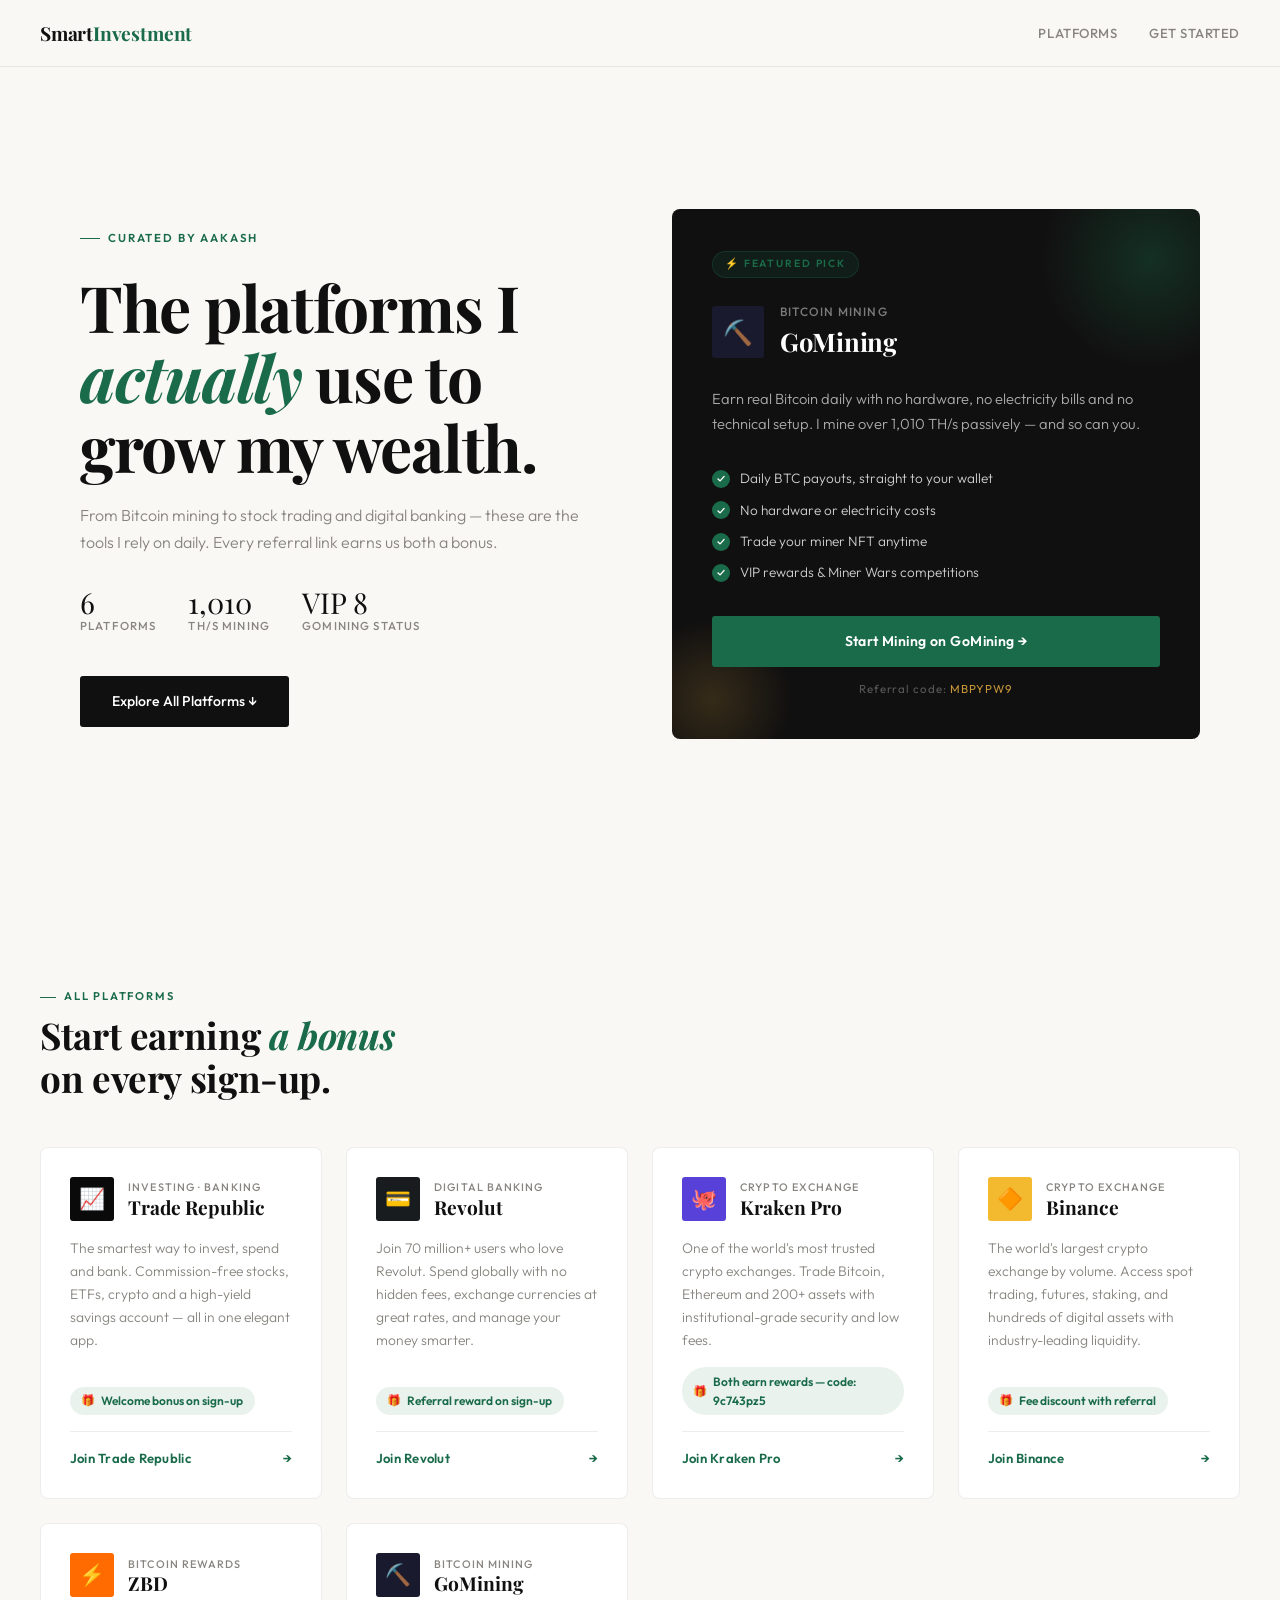
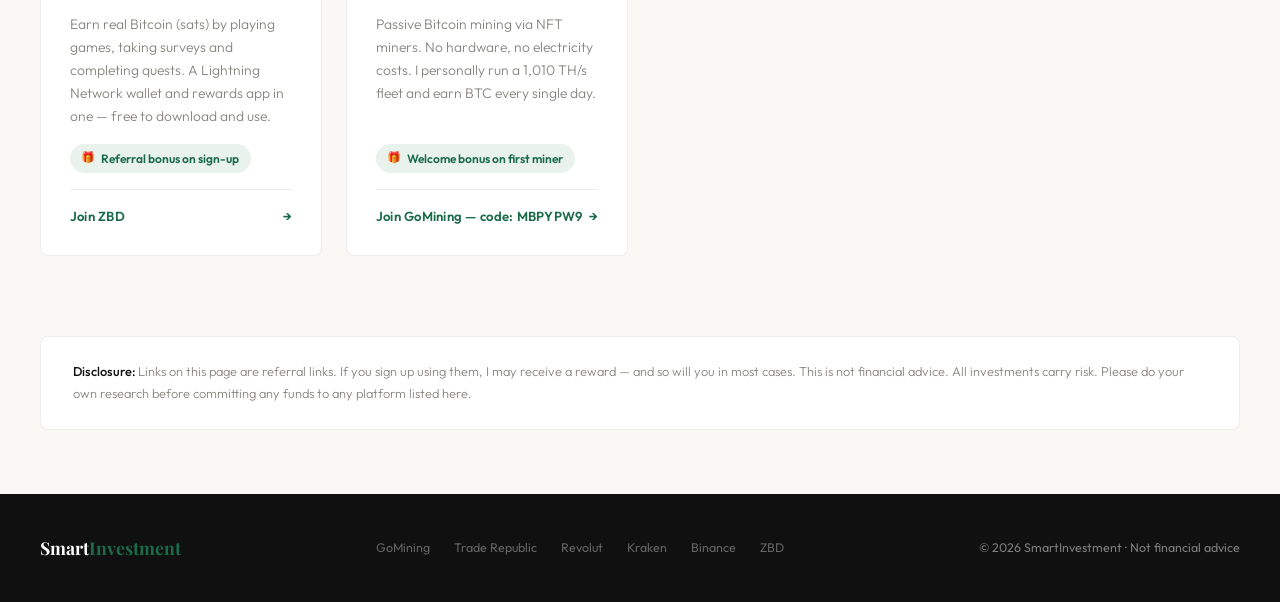
<file: smart-investment.html>
<!DOCTYPE html>
<html lang="en">
<head>
<meta charset="UTF-8">
<meta name="viewport" content="width=device-width, initial-scale=1.0">
<title>Smart Investment — Aakash's Picks</title>
<link rel="preconnect" href="https://fonts.googleapis.com">
<link href="https://fonts.googleapis.com/css2?family=Playfair+Display:ital,wght@0,400;0,700;1,400&family=Outfit:wght@300;400;500;600&display=swap" rel="stylesheet">
<style>
*, *::before, *::after { box-sizing: border-box; margin: 0; padding: 0; }

:root {
  --bg: #F9F8F5;
  --ink: #111010;
  --muted: #888580;
  --border: rgba(0,0,0,0.07);
  --white: #ffffff;
  --accent: #1A6B4A;
  --accent-light: rgba(26,107,74,0.09);
  --gold: #C8973A;
  --gold-light: rgba(200,151,58,0.1);
  --radius-sm: 3px;
  --radius: 8px;
}

html { scroll-behavior: smooth; }

body {
  font-family: 'Outfit', sans-serif;
  background: var(--bg);
  color: var(--ink);
  font-size: 16px;
  line-height: 1.6;
  -webkit-font-smoothing: antialiased;
}

/* ── NAV ── */
nav {
  position: fixed; top: 0; left: 0; right: 0; z-index: 100;
  display: flex; align-items: center; justify-content: space-between;
  padding: 1.1rem 2.5rem;
  background: rgba(249,248,245,0.9);
  backdrop-filter: blur(14px);
  border-bottom: 1px solid var(--border);
}
.logo {
  font-family: 'Playfair Display', serif;
  font-size: 1.2rem;
  font-weight: 700;
  color: var(--ink);
  text-decoration: none;
  letter-spacing: -0.01em;
}
.logo span { color: var(--accent); }
.nav-links { display: flex; gap: 2rem; list-style: none; }
.nav-links a {
  font-size: 0.82rem;
  font-weight: 500;
  letter-spacing: 0.04em;
  color: var(--muted);
  text-decoration: none;
  text-transform: uppercase;
  transition: color 0.2s;
}
.nav-links a:hover { color: var(--ink); }

/* ── HERO ── */
.hero {
  min-height: 100vh;
  display: grid;
  grid-template-columns: 1fr 1fr;
  align-items: center;
  padding: 7rem 2.5rem 4rem;
  gap: 4rem;
  max-width: 1200px;
  margin: 0 auto;
}
.hero-left { max-width: 520px; }
.hero-eyebrow {
  display: inline-flex; align-items: center; gap: 0.5rem;
  font-size: 0.72rem; font-weight: 600; letter-spacing: 0.16em;
  text-transform: uppercase; color: var(--accent);
  margin-bottom: 1.5rem;
  animation: fadeUp 0.5s ease both;
}
.hero-eyebrow::before {
  content: '';
  display: inline-block; width: 20px; height: 1.5px;
  background: var(--accent);
}
.hero h1 {
  font-family: 'Playfair Display', serif;
  font-size: clamp(2.6rem, 5vw, 4rem);
  line-height: 1.1;
  letter-spacing: -0.02em;
  margin-bottom: 1.2rem;
  animation: fadeUp 0.5s 0.08s ease both;
}
.hero h1 em { font-style: italic; color: var(--accent); }
.hero-desc {
  font-size: 1rem;
  color: var(--muted);
  font-weight: 300;
  line-height: 1.7;
  margin-bottom: 2rem;
  animation: fadeUp 0.5s 0.16s ease both;
}
.hero-stats {
  display: flex; gap: 2rem; flex-wrap: wrap;
  margin-bottom: 2.5rem;
  animation: fadeUp 0.5s 0.22s ease both;
}
.hero-stat { }
.hero-stat-val {
  font-family: 'Playfair Display', serif;
  font-size: 1.8rem;
  color: var(--ink);
  line-height: 1;
}
.hero-stat-label {
  font-size: 0.72rem;
  text-transform: uppercase;
  letter-spacing: 0.1em;
  color: var(--muted);
  font-weight: 500;
}
.hero-cta {
  display: inline-block;
  background: var(--ink);
  color: var(--white);
  text-decoration: none;
  padding: 0.9rem 2rem;
  font-size: 0.88rem;
  font-weight: 500;
  border-radius: var(--radius-sm);
  transition: background 0.2s, transform 0.15s;
  animation: fadeUp 0.5s 0.28s ease both;
}
.hero-cta:hover { background: var(--accent); transform: translateY(-2px); }

/* HERO RIGHT — Featured card */
.hero-right {
  animation: fadeUp 0.5s 0.18s ease both;
}
.featured-card {
  background: var(--ink);
  border-radius: var(--radius);
  padding: 2.5rem;
  color: var(--white);
  position: relative;
  overflow: hidden;
}
.featured-card::before {
  content: '';
  position: absolute; top: -60px; right: -60px;
  width: 220px; height: 220px;
  background: radial-gradient(circle, rgba(26,107,74,0.35) 0%, transparent 70%);
  pointer-events: none;
}
.featured-card::after {
  content: '';
  position: absolute; bottom: -40px; left: -40px;
  width: 160px; height: 160px;
  background: radial-gradient(circle, rgba(200,151,58,0.2) 0%, transparent 70%);
  pointer-events: none;
}
.featured-tag {
  display: inline-block;
  font-size: 0.65rem; font-weight: 600; letter-spacing: 0.18em;
  text-transform: uppercase;
  color: var(--accent);
  background: rgba(26,107,74,0.15);
  border: 1px solid rgba(26,107,74,0.3);
  border-radius: 999px;
  padding: 0.25rem 0.75rem;
  margin-bottom: 1.5rem;
}
.featured-platform {
  display: flex; align-items: center; gap: 1rem;
  margin-bottom: 1.5rem;
}
.platform-icon {
  width: 52px; height: 52px;
  border-radius: var(--radius-sm);
  display: flex; align-items: center; justify-content: center;
  font-size: 1.5rem;
  flex-shrink: 0;
}
.featured-platform h2 {
  font-family: 'Playfair Display', serif;
  font-size: 1.6rem;
  font-weight: 700;
  letter-spacing: -0.01em;
}
.featured-platform .cat {
  font-size: 0.75rem;
  color: rgba(255,255,255,0.45);
  text-transform: uppercase;
  letter-spacing: 0.1em;
  font-weight: 500;
}
.featured-desc {
  font-size: 0.92rem;
  color: rgba(255,255,255,0.65);
  font-weight: 300;
  line-height: 1.7;
  margin-bottom: 2rem;
}
.featured-perks {
  display: flex; flex-direction: column; gap: 0.6rem;
  margin-bottom: 2rem;
}
.perk {
  display: flex; align-items: center; gap: 0.6rem;
  font-size: 0.85rem;
  color: rgba(255,255,255,0.8);
  font-weight: 300;
}
.perk::before {
  content: '✓';
  width: 18px; height: 18px;
  background: var(--accent);
  border-radius: 50%;
  font-size: 0.6rem;
  font-weight: 700;
  display: flex; align-items: center; justify-content: center;
  flex-shrink: 0;
  color: #fff;
}
.featured-btn {
  display: block;
  text-align: center;
  background: var(--accent);
  color: #fff;
  text-decoration: none;
  padding: 0.9rem;
  border-radius: var(--radius-sm);
  font-size: 0.88rem;
  font-weight: 600;
  letter-spacing: 0.03em;
  transition: opacity 0.2s, transform 0.15s;
  position: relative; z-index: 1;
}
.featured-btn:hover { opacity: 0.9; transform: translateY(-1px); }
.ref-code-inline {
  margin-top: 0.8rem;
  text-align: center;
  font-size: 0.72rem;
  color: rgba(255,255,255,0.3);
  letter-spacing: 0.08em;
}
.ref-code-inline span { color: var(--gold); }

/* ── SECTION ── */
.section { padding: 5rem 2.5rem; }
.section-inner { max-width: 1200px; margin: 0 auto; }

.section-head {
  display: flex; align-items: flex-end; justify-content: space-between;
  margin-bottom: 3rem;
  flex-wrap: wrap; gap: 1rem;
}
.section-head-left {}
.section-eyebrow {
  display: inline-flex; align-items: center; gap: 0.5rem;
  font-size: 0.7rem; font-weight: 600; letter-spacing: 0.16em;
  text-transform: uppercase; color: var(--accent);
  margin-bottom: 0.5rem;
}
.section-eyebrow::before {
  content: ''; display: inline-block;
  width: 16px; height: 1.5px; background: var(--accent);
}
.section-title {
  font-family: 'Playfair Display', serif;
  font-size: clamp(1.7rem, 3vw, 2.3rem);
  letter-spacing: -0.01em;
  line-height: 1.15;
}
.section-title em { font-style: italic; color: var(--accent); }

/* ── PLATFORM GRID ── */
.platforms-grid {
  display: grid;
  grid-template-columns: repeat(auto-fill, minmax(280px, 1fr));
  gap: 1.5rem;
}
.platform-card {
  background: var(--white);
  border: 1px solid var(--border);
  border-radius: var(--radius);
  padding: 1.8rem;
  display: flex; flex-direction: column;
  gap: 1rem;
  transition: box-shadow 0.2s, transform 0.2s, border-color 0.2s;
  opacity: 0; transform: translateY(18px);
  transition: opacity 0.45s ease, transform 0.45s ease, box-shadow 0.2s, border-color 0.2s;
  text-decoration: none; color: inherit;
}
.platform-card.visible { opacity: 1; transform: none; }
.platform-card:hover {
  box-shadow: 0 8px 32px rgba(0,0,0,0.08);
  transform: translateY(-3px);
  border-color: rgba(26,107,74,0.2);
}
.card-header { display: flex; align-items: center; gap: 0.9rem; }
.card-icon {
  width: 44px; height: 44px;
  border-radius: var(--radius-sm);
  display: flex; align-items: center; justify-content: center;
  font-size: 1.3rem;
  flex-shrink: 0;
}
.card-name {
  font-family: 'Playfair Display', serif;
  font-size: 1.2rem;
  font-weight: 700;
  line-height: 1.1;
}
.card-category {
  font-size: 0.68rem;
  text-transform: uppercase;
  letter-spacing: 0.1em;
  color: var(--muted);
  font-weight: 500;
}
.card-desc {
  font-size: 0.87rem;
  color: var(--muted);
  font-weight: 300;
  line-height: 1.65;
  flex: 1;
}
.card-bonus {
  display: inline-flex; align-items: center; gap: 0.4rem;
  font-size: 0.75rem;
  font-weight: 600;
  color: var(--accent);
  background: var(--accent-light);
  padding: 0.3rem 0.7rem;
  border-radius: 999px;
  align-self: flex-start;
}
.card-bonus::before { content: '🎁'; font-size: 0.7rem; }
.card-join {
  display: flex; align-items: center; justify-content: space-between;
  padding-top: 1rem;
  border-top: 1px solid var(--border);
  font-size: 0.82rem;
  font-weight: 600;
  color: var(--accent);
  letter-spacing: 0.02em;
}
.card-join-arrow { transition: transform 0.2s; }
.platform-card:hover .card-join-arrow { transform: translateX(4px); }

/* Colors per platform */
.icon-gomining { background: #1a1a2e; }
.icon-traderepublic { background: #0a0a0a; }
.icon-revolut { background: #191C1F; }
.icon-kraken { background: #5741D9; }
.icon-binance { background: #F3BA2F; }
.icon-zbd { background: #FF6B00; }

/* ── DISCLAIMER ── */
.disclaimer {
  background: var(--white);
  border: 1px solid var(--border);
  border-radius: var(--radius);
  padding: 1.5rem 2rem;
  font-size: 0.8rem;
  color: var(--muted);
  font-weight: 300;
  line-height: 1.7;
  max-width: 1200px;
  margin: 0 auto 4rem;
}
.disclaimer strong { color: var(--ink); font-weight: 500; }

/* ── FOOTER ── */
footer {
  background: var(--ink);
  color: rgba(255,255,255,0.45);
  padding: 2.5rem 2.5rem;
  display: flex; align-items: center; justify-content: space-between;
  flex-wrap: wrap; gap: 1rem;
  font-size: 0.78rem;
}
.footer-logo {
  font-family: 'Playfair Display', serif;
  font-size: 1.1rem;
  color: var(--white);
  font-weight: 700;
}
.footer-logo span { color: var(--accent); }
footer a { color: rgba(255,255,255,0.35); text-decoration: none; transition: color 0.2s; }
footer a:hover { color: rgba(255,255,255,0.8); }
.footer-links { display: flex; gap: 1.5rem; flex-wrap: wrap; }

/* ── ANIMATIONS ── */
@keyframes fadeUp {
  from { opacity: 0; transform: translateY(16px); }
  to   { opacity: 1; transform: none; }
}

/* ── RESPONSIVE ── */
@media (max-width: 860px) {
  .hero { grid-template-columns: 1fr; gap: 3rem; }
  .hero-right { order: -1; }
  .nav-links { display: none; }
}
@media (max-width: 540px) {
  nav { padding: 1rem 1.25rem; }
  .section { padding: 4rem 1.25rem; }
  .hero { padding: 6rem 1.25rem 3rem; }
  footer { flex-direction: column; text-align: center; padding: 2rem 1.25rem; }
}
</style>
</head>
<body>

<!-- NAV -->
<nav>
  <a class="logo" href="#">Smart<span>Investment</span></a>
  <ul class="nav-links">
    <li><a href="#platforms">Platforms</a></li>
    <li><a href="#start">Get Started</a></li>
  </ul>
</nav>

<!-- HERO -->
<section class="hero">
  <div class="hero-left">
    <div class="hero-eyebrow">Curated by Aakash</div>
    <h1>The platforms I <em>actually</em> use to grow my wealth.</h1>
    <p class="hero-desc">From Bitcoin mining to stock trading and digital banking — these are the tools I rely on daily. Every referral link earns us both a bonus.</p>
    <div class="hero-stats">
      <div class="hero-stat">
        <div class="hero-stat-val">6</div>
        <div class="hero-stat-label">Platforms</div>
      </div>
      <div class="hero-stat">
        <div class="hero-stat-val">1,010</div>
        <div class="hero-stat-label">TH/s Mining</div>
      </div>
      <div class="hero-stat">
        <div class="hero-stat-val">VIP 8</div>
        <div class="hero-stat-label">GoMining Status</div>
      </div>
    </div>
    <a class="hero-cta" href="#platforms">Explore All Platforms ↓</a>
  </div>

  <div class="hero-right">
    <div class="featured-card">
      <div class="featured-tag">⚡ Featured Pick</div>
      <div class="featured-platform">
        <div class="platform-icon icon-gomining">⛏️</div>
        <div>
          <div class="cat">Bitcoin Mining</div>
          <h2>GoMining</h2>
        </div>
      </div>
      <p class="featured-desc">Earn real Bitcoin daily with no hardware, no electricity bills and no technical setup. I mine over 1,010 TH/s passively — and so can you.</p>
      <div class="featured-perks">
        <div class="perk">Daily BTC payouts, straight to your wallet</div>
        <div class="perk">No hardware or electricity costs</div>
        <div class="perk">Trade your miner NFT anytime</div>
        <div class="perk">VIP rewards & Miner Wars competitions</div>
      </div>
      <a class="featured-btn" href="https://gomining.com/?ref=MBPYPW9" target="_blank" rel="noopener">Start Mining on GoMining →</a>
      <div class="ref-code-inline">Referral code: <span>MBPYPW9</span></div>
    </div>
  </div>
</section>

<!-- PLATFORMS GRID -->
<section class="section" id="platforms">
  <div class="section-inner">
    <div class="section-head">
      <div class="section-head-left">
        <div class="section-eyebrow">All Platforms</div>
        <h2 class="section-title">Start earning <em>a bonus</em><br>on every sign-up.</h2>
      </div>
    </div>

    <div class="platforms-grid">

      <!-- Trade Republic -->
      <a class="platform-card" href="https://refnocode.trade.re/krmdbg57" target="_blank" rel="noopener">
        <div class="card-header">
          <div class="card-icon icon-traderepublic">📈</div>
          <div>
            <div class="card-category">Investing · Banking</div>
            <div class="card-name">Trade Republic</div>
          </div>
        </div>
        <p class="card-desc">The smartest way to invest, spend and bank. Commission-free stocks, ETFs, crypto and a high-yield savings account — all in one elegant app.</p>
        <div class="card-bonus">Welcome bonus on sign-up</div>
        <div class="card-join">
          Join Trade Republic
          <span class="card-join-arrow">→</span>
        </div>
      </a>

      <!-- Revolut -->
      <a class="platform-card" href="https://revolut.com/referral/?referral-code=aakashxhhl!MAY2-26-AR-L3&geo-redirect" target="_blank" rel="noopener">
        <div class="card-header">
          <div class="card-icon icon-revolut">💳</div>
          <div>
            <div class="card-category">Digital Banking</div>
            <div class="card-name">Revolut</div>
          </div>
        </div>
        <p class="card-desc">Join 70 million+ users who love Revolut. Spend globally with no hidden fees, exchange currencies at great rates, and manage your money smarter.</p>
        <div class="card-bonus">Referral reward on sign-up</div>
        <div class="card-join">
          Join Revolut
          <span class="card-join-arrow">→</span>
        </div>
      </a>

      <!-- Kraken -->
      <a class="platform-card" href="https://proinvite.kraken.com/9f1e/yx9ou2kl" target="_blank" rel="noopener">
        <div class="card-header">
          <div class="card-icon icon-kraken">🐙</div>
          <div>
            <div class="card-category">Crypto Exchange</div>
            <div class="card-name">Kraken Pro</div>
          </div>
        </div>
        <p class="card-desc">One of the world's most trusted crypto exchanges. Trade Bitcoin, Ethereum and 200+ assets with institutional-grade security and low fees.</p>
        <div class="card-bonus">Both earn rewards — code: 9c743pz5</div>
        <div class="card-join">
          Join Kraken Pro
          <span class="card-join-arrow">→</span>
        </div>
      </a>

      <!-- Binance -->
      <a class="platform-card" href="https://account.binance.com/register?ref=289935552" target="_blank" rel="noopener">
        <div class="card-header">
          <div class="card-icon icon-binance">🔶</div>
          <div>
            <div class="card-category">Crypto Exchange</div>
            <div class="card-name">Binance</div>
          </div>
        </div>
        <p class="card-desc">The world's largest crypto exchange by volume. Access spot trading, futures, staking, and hundreds of digital assets with industry-leading liquidity.</p>
        <div class="card-bonus">Fee discount with referral</div>
        <div class="card-join">
          Join Binance
          <span class="card-join-arrow">→</span>
        </div>
      </a>

      <!-- ZBD -->
      <a class="platform-card" href="https://zbd.link/hcHi/invite?af_sub1=YKRMUL" target="_blank" rel="noopener">
        <div class="card-header">
          <div class="card-icon icon-zbd">⚡</div>
          <div>
            <div class="card-category">Bitcoin Rewards</div>
            <div class="card-name">ZBD</div>
          </div>
        </div>
        <p class="card-desc">Earn real Bitcoin (sats) by playing games, taking surveys and completing quests. A Lightning Network wallet and rewards app in one — free to download and use.</p>
        <div class="card-bonus">Referral bonus on sign-up</div>
        <div class="card-join">
          Join ZBD
          <span class="card-join-arrow">→</span>
        </div>
      </a>

      <!-- GoMining (grid repeat) -->
      <a class="platform-card" href="https://gomining.com/?ref=MBPYPW9" target="_blank" rel="noopener">
        <div class="card-header">
          <div class="card-icon icon-gomining">⛏️</div>
          <div>
            <div class="card-category">Bitcoin Mining</div>
            <div class="card-name">GoMining</div>
          </div>
        </div>
        <p class="card-desc">Passive Bitcoin mining via NFT miners. No hardware, no electricity costs. I personally run a 1,010 TH/s fleet and earn BTC every single day.</p>
        <div class="card-bonus">Welcome bonus on first miner</div>
        <div class="card-join">
          Join GoMining — code: MBPYPW9
          <span class="card-join-arrow">→</span>
        </div>
      </a>

    </div>
  </div>
</section>

<!-- DISCLAIMER -->
<div style="padding: 0 2.5rem;">
  <div class="disclaimer">
    <strong>Disclosure:</strong> Links on this page are referral links. If you sign up using them, I may receive a reward — and so will you in most cases. This is not financial advice. All investments carry risk. Please do your own research before committing any funds to any platform listed here.
  </div>
</div>

<!-- FOOTER -->
<footer>
  <div class="footer-logo">Smart<span>Investment</span></div>
  <div class="footer-links">
    <a href="https://gomining.com/?ref=MBPYPW9" target="_blank" rel="noopener">GoMining</a>
    <a href="https://refnocode.trade.re/krmdbg57" target="_blank" rel="noopener">Trade Republic</a>
    <a href="https://revolut.com/referral/?referral-code=aakashxhhl!MAY2-26-AR-L3&geo-redirect" target="_blank" rel="noopener">Revolut</a>
    <a href="https://proinvite.kraken.com/9f1e/yx9ou2kl" target="_blank" rel="noopener">Kraken</a>
    <a href="https://account.binance.com/register?ref=289935552" target="_blank" rel="noopener">Binance</a>
    <a href="https://zbd.link/hcHi/invite?af_sub1=YKRMUL" target="_blank" rel="noopener">ZBD</a>
  </div>
  <div>© 2026 SmartInvestment · Not financial advice</div>
</footer>

<script>
  const observer = new IntersectionObserver((entries) => {
    entries.forEach((entry, i) => {
      if (entry.isIntersecting) {
        setTimeout(() => entry.target.classList.add('visible'), (entry.target.dataset.delay || 0));
        observer.unobserve(entry.target);
      }
    });
  }, { threshold: 0.08 });

  document.querySelectorAll('.platform-card').forEach((el, i) => {
    el.dataset.delay = i * 90;
    observer.observe(el);
  });
</script>
</body>
</html>
</file>
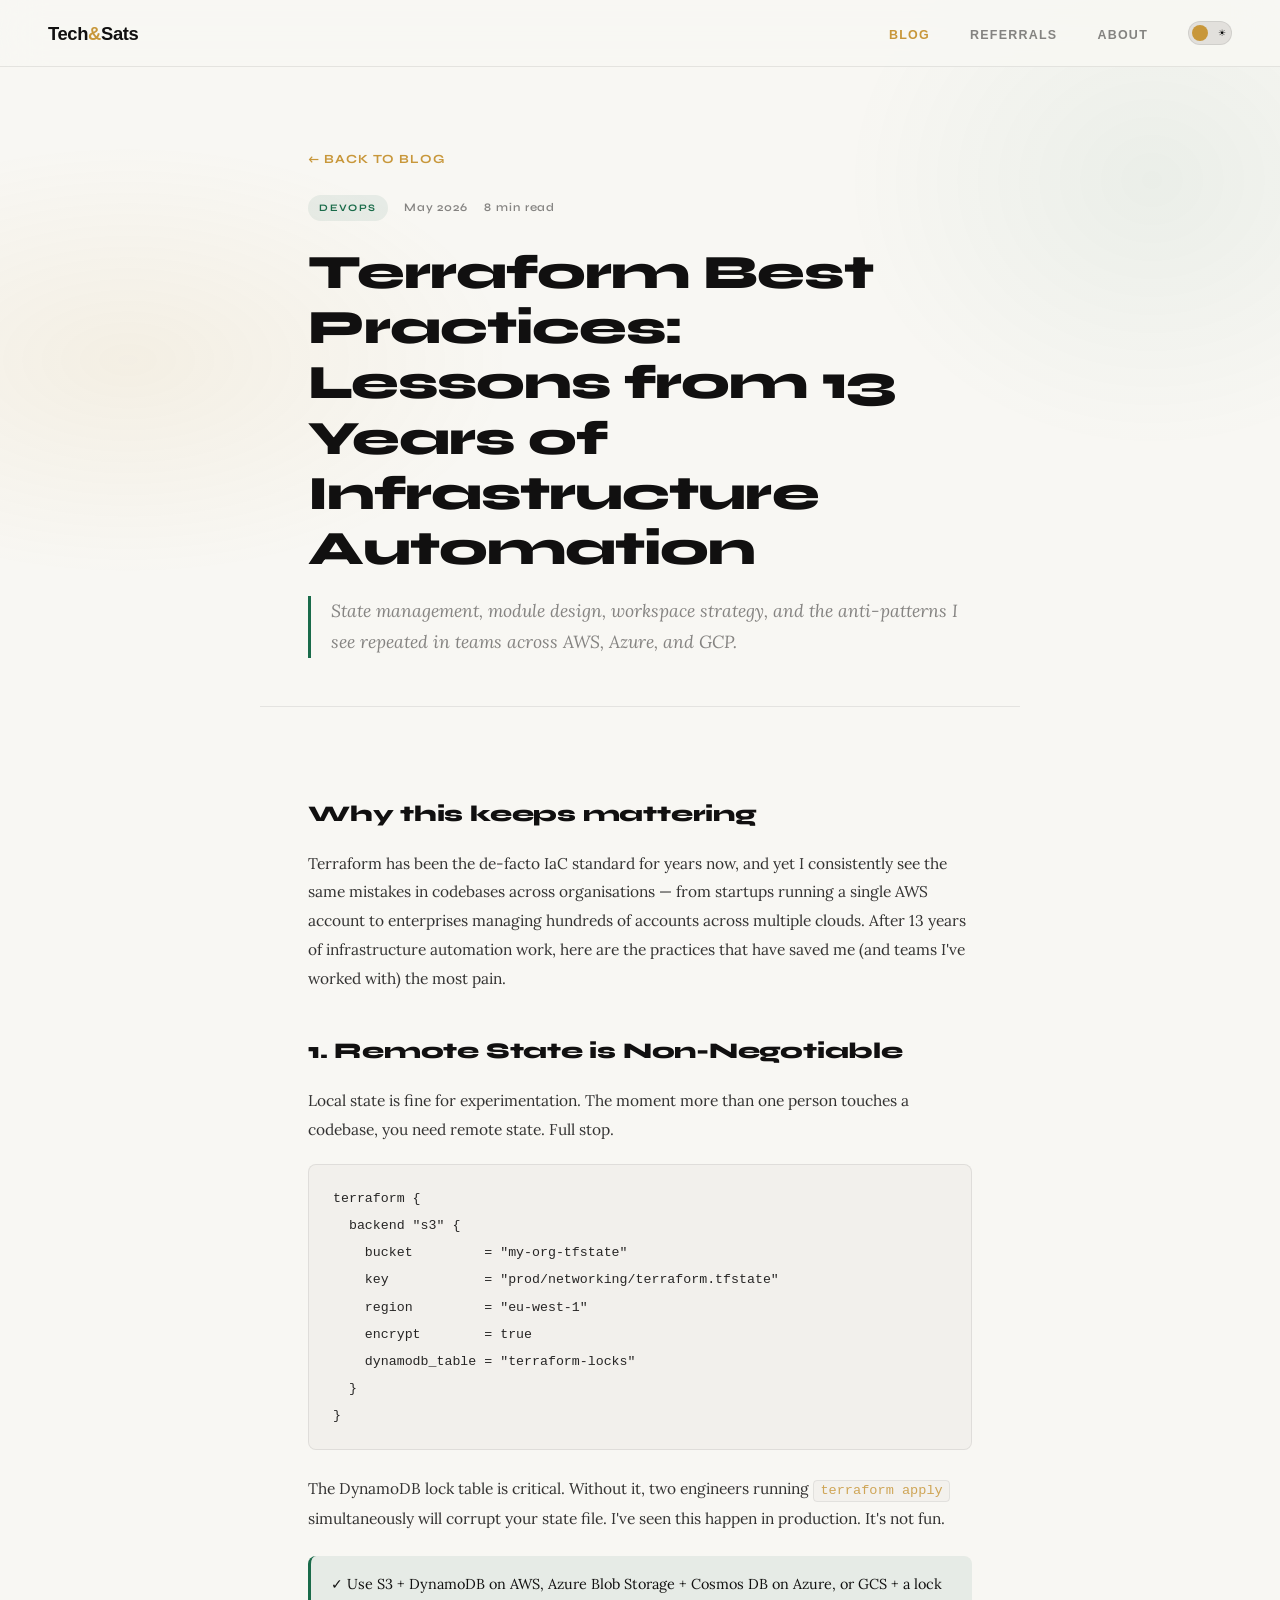
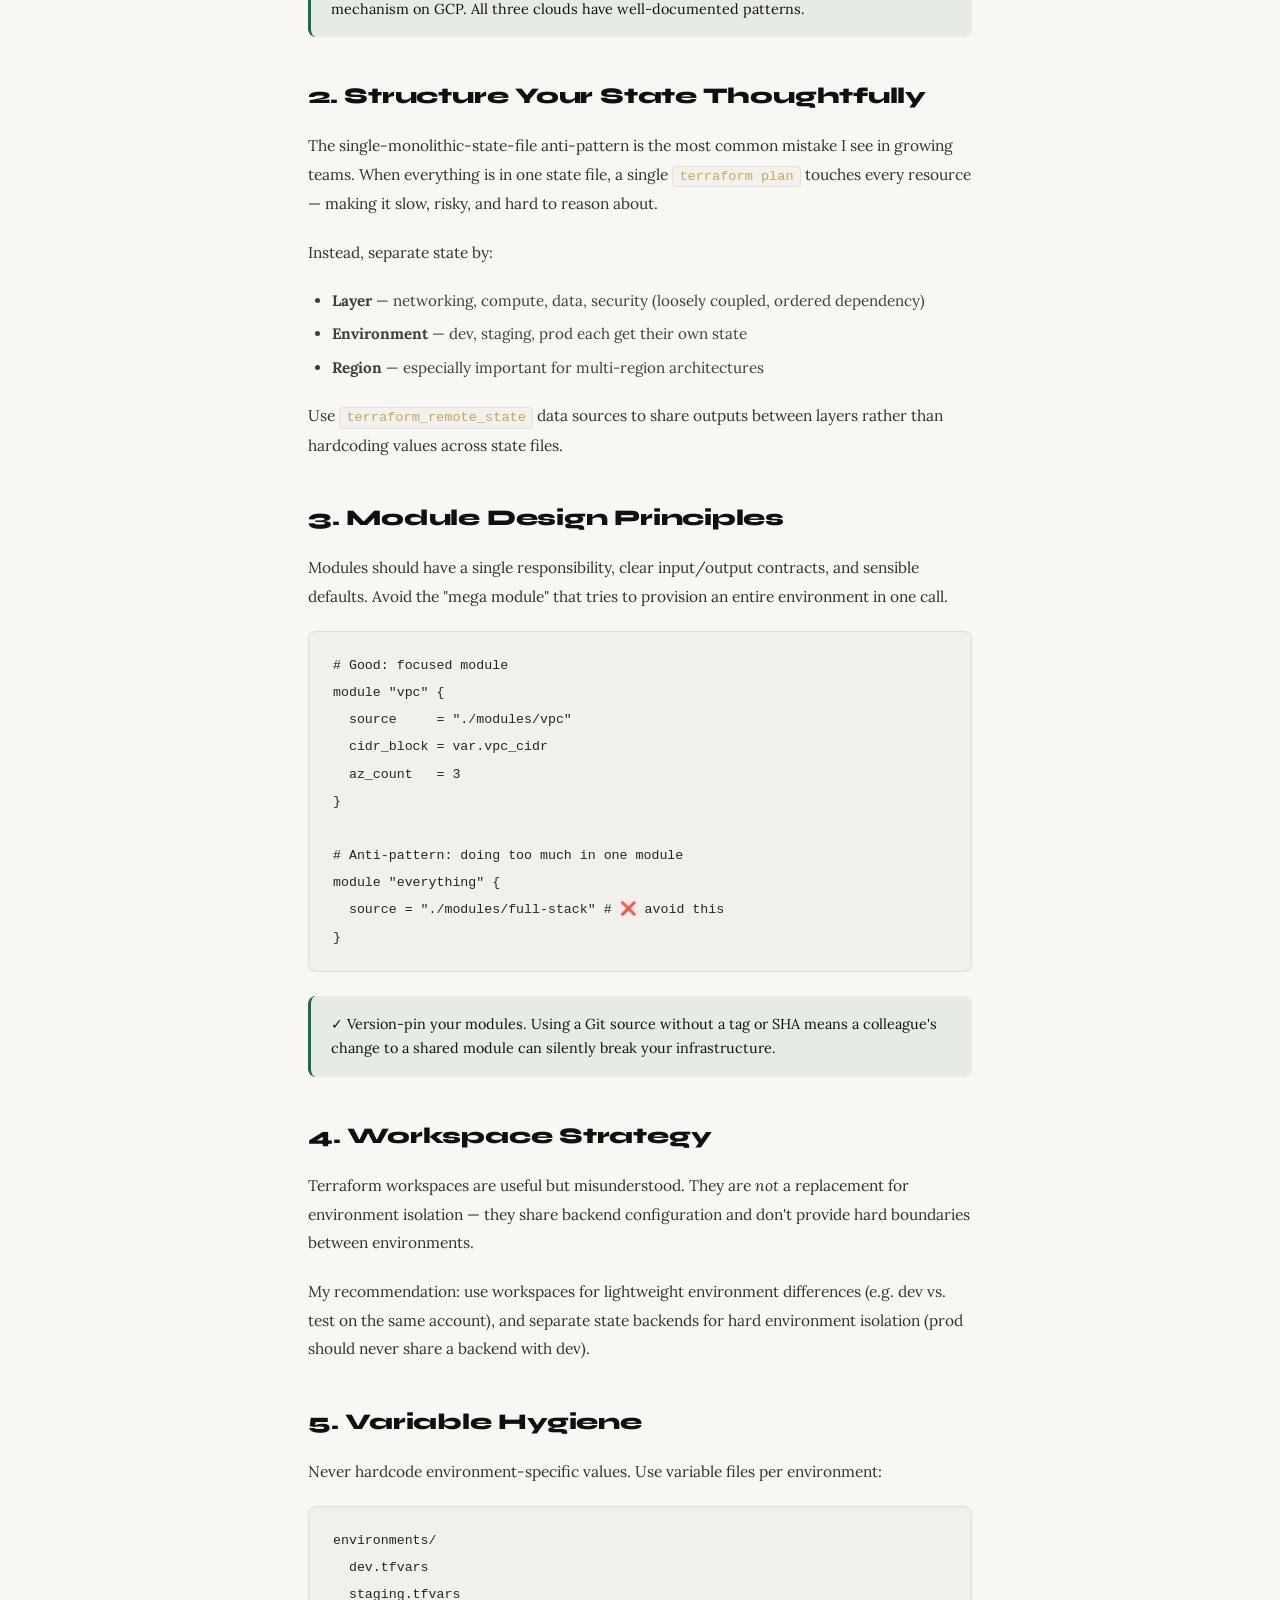
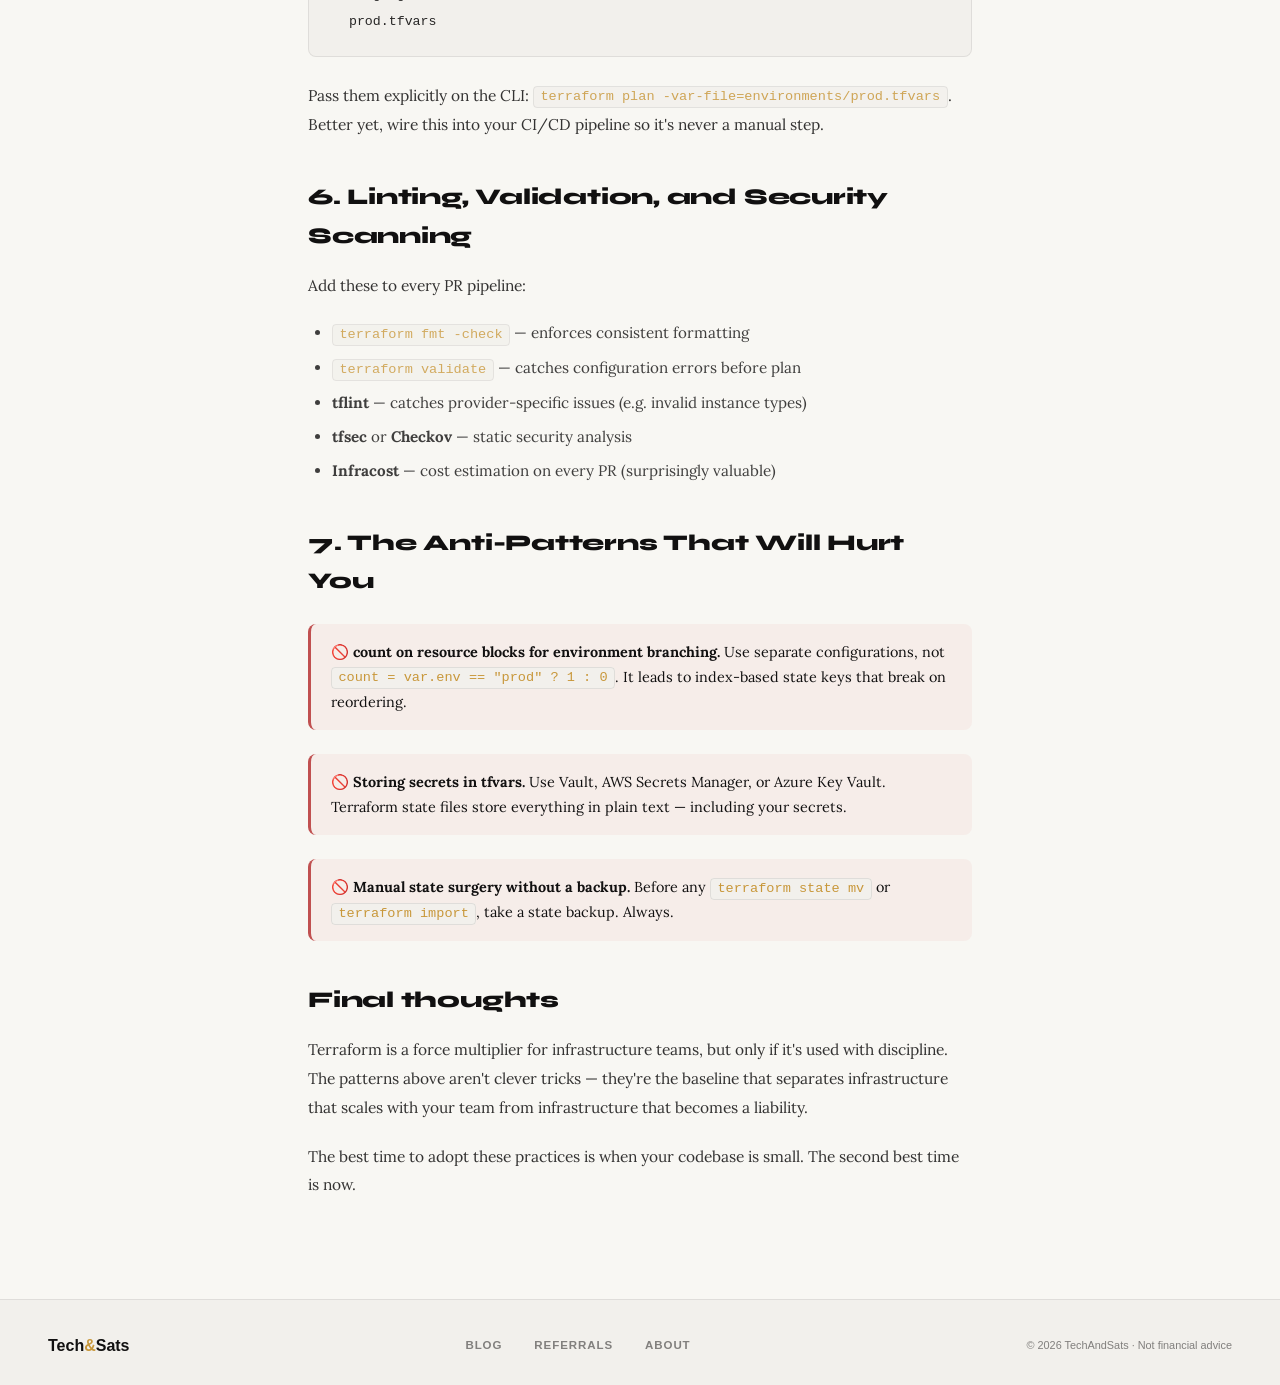
<file: blogs/terraform-best-practices.html>
<!DOCTYPE html>
<html lang="en" data-theme="light">
<head>
<meta charset="UTF-8"><meta name="viewport" content="width=device-width, initial-scale=1.0">
<title>Terraform Best Practices — TechAndSats</title>
<link rel="preconnect" href="https://fonts.googleapis.com">
<link href="https://fonts.googleapis.com/css2?family=Syne:wght@400;600;700;800&family=Lora:ital,wght@0,400;0,500;1,400&display=swap" rel="stylesheet">
<link rel="stylesheet" href="../shared.css">
<style>
.blog-hero{padding:9rem 3rem 3rem;max-width:760px;margin:0 auto;opacity:0;animation:fadeUp 0.6s 0.1s ease forwards}
.blog-meta{display:flex;align-items:center;gap:1rem;margin:1.5rem 0;flex-wrap:wrap}
.blog-tag{font-family:'Syne',sans-serif;font-size:0.62rem;font-weight:700;letter-spacing:0.14em;text-transform:uppercase;padding:0.28rem 0.7rem;border-radius:999px}
.tag-devops{background:var(--accent2-bg);color:var(--accent2)}
.blog-date,.blog-read{font-family:'Syne',sans-serif;font-size:0.72rem;font-weight:600;color:var(--muted);letter-spacing:0.08em}
.blog-hero h1{font-family:'Syne',sans-serif;font-size:clamp(1.9rem,4vw,3rem);font-weight:800;letter-spacing:-0.02em;line-height:1.15;margin-bottom:1.25rem}
.lead{font-family:'Lora',serif;font-style:italic;font-size:1.1rem;color:var(--muted);line-height:1.75;border-left:3px solid var(--accent2);padding-left:1.25rem}
.blog-divider{border:none;border-top:1px solid var(--border);max-width:760px;margin:0 auto}
.blog-body{max-width:760px;margin:0 auto;padding:3rem 3rem 5rem;opacity:0;animation:fadeUp 0.6s 0.25s ease forwards}
.blog-body h2{font-family:'Syne',sans-serif;font-size:1.4rem;font-weight:800;letter-spacing:-0.01em;margin:2.5rem 0 1rem}
.blog-body h3{font-family:'Syne',sans-serif;font-size:1.1rem;font-weight:700;margin:2rem 0 0.75rem}
.blog-body p{font-size:0.97rem;color:var(--text);opacity:0.85;line-height:1.85;margin-bottom:1.25rem}
.blog-body ul,.blog-body ol{padding-left:1.5rem;margin-bottom:1.25rem}
.blog-body li{font-size:0.95rem;color:var(--text);opacity:0.8;line-height:1.8;margin-bottom:0.4rem}
.blog-body strong{font-weight:700;color:var(--text);opacity:1}
.blog-body code{font-family:monospace;font-size:0.85rem;background:var(--surface2);border:1px solid var(--border);border-radius:4px;padding:0.15rem 0.4rem;color:var(--accent);transition:background 0.3s}
.blog-body pre{background:var(--surface2);border:1px solid var(--border);border-radius:var(--radius);padding:1.25rem 1.5rem;overflow-x:auto;margin-bottom:1.5rem;transition:background 0.3s}
.blog-body pre code{background:none;border:none;padding:0;font-size:0.83rem;color:var(--text);opacity:0.9}
.callout{background:var(--accent2-bg);border-left:3px solid var(--accent2);border-radius:var(--radius);padding:1rem 1.25rem;margin:1.5rem 0;font-size:0.9rem;line-height:1.7;transition:background 0.3s}
.warn{background:rgba(220,80,80,0.06);border-left:3px solid #C05050;border-radius:var(--radius);padding:1rem 1.25rem;margin:1.5rem 0;font-size:0.9rem;line-height:1.7}
[data-theme="dark"] .warn{background:rgba(255,100,100,0.08);border-color:#FF8080}
.back-link{font-family:'Syne',sans-serif;font-size:0.78rem;font-weight:700;letter-spacing:0.08em;text-transform:uppercase;color:var(--accent);text-decoration:none;display:inline-flex;align-items:center;gap:0.4rem}
.back-link:hover{gap:0.7rem}
@media(max-width:860px){.blog-hero{padding:7rem 1.5rem 2.5rem}.blog-body{padding:2.5rem 1.5rem 4rem}}
</style>
</head>
<body>
<div class="hero-mesh"></div>
<nav>
  <a class="nav-logo" href="../index.html">Tech<span>&</span>Sats</a>
  <div class="nav-right">
    <ul class="nav-links">
      <li><a href="../index.html#blogs" class="active">Blog</a></li>
      <li><a href="../referrals.html">Referrals</a></li>
      <li><a href="../index.html#about">About</a></li>
    </ul>
    <button class="theme-toggle" id="toggle" aria-label="Toggle theme">
      <div class="theme-toggle-knob"></div>
      <span class="theme-toggle-icon icon-sun">☀</span>
      <span class="theme-toggle-icon icon-moon">☽</span>
    </button>
  </div>
</nav>

<div class="blog-hero">
  <a class="back-link" href="../index.html#blogs">← Back to Blog</a>
  <div class="blog-meta">
    <span class="blog-tag tag-devops">DevOps</span>
    <span class="blog-date">May 2026</span>
    <span class="blog-read">8 min read</span>
  </div>
  <h1>Terraform Best Practices: Lessons from 13 Years of Infrastructure Automation</h1>
  <p class="lead">State management, module design, workspace strategy, and the anti-patterns I see repeated in teams across AWS, Azure, and GCP.</p>
</div>

<hr class="blog-divider">

<div class="blog-body">
  <h2>Why this keeps mattering</h2>
  <p>Terraform has been the de-facto IaC standard for years now, and yet I consistently see the same mistakes in codebases across organisations — from startups running a single AWS account to enterprises managing hundreds of accounts across multiple clouds. After 13 years of infrastructure automation work, here are the practices that have saved me (and teams I've worked with) the most pain.</p>

  <h2>1. Remote State is Non-Negotiable</h2>
  <p>Local state is fine for experimentation. The moment more than one person touches a codebase, you need remote state. Full stop.</p>
  <pre><code>terraform {
  backend "s3" {
    bucket         = "my-org-tfstate"
    key            = "prod/networking/terraform.tfstate"
    region         = "eu-west-1"
    encrypt        = true
    dynamodb_table = "terraform-locks"
  }
}</code></pre>
  <p>The DynamoDB lock table is critical. Without it, two engineers running <code>terraform apply</code> simultaneously will corrupt your state file. I've seen this happen in production. It's not fun.</p>
  <div class="callout">✓ Use S3 + DynamoDB on AWS, Azure Blob Storage + Cosmos DB on Azure, or GCS + a lock mechanism on GCP. All three clouds have well-documented patterns.</div>

  <h2>2. Structure Your State Thoughtfully</h2>
  <p>The single-monolithic-state-file anti-pattern is the most common mistake I see in growing teams. When everything is in one state file, a single <code>terraform plan</code> touches every resource — making it slow, risky, and hard to reason about.</p>
  <p>Instead, separate state by:</p>
  <ul>
    <li><strong>Layer</strong> — networking, compute, data, security (loosely coupled, ordered dependency)</li>
    <li><strong>Environment</strong> — dev, staging, prod each get their own state</li>
    <li><strong>Region</strong> — especially important for multi-region architectures</li>
  </ul>
  <p>Use <code>terraform_remote_state</code> data sources to share outputs between layers rather than hardcoding values across state files.</p>

  <h2>3. Module Design Principles</h2>
  <p>Modules should have a single responsibility, clear input/output contracts, and sensible defaults. Avoid the "mega module" that tries to provision an entire environment in one call.</p>
  <pre><code># Good: focused module
module "vpc" {
  source     = "./modules/vpc"
  cidr_block = var.vpc_cidr
  az_count   = 3
}

# Anti-pattern: doing too much in one module
module "everything" {
  source = "./modules/full-stack" # ❌ avoid this
}</code></pre>
  <div class="callout">✓ Version-pin your modules. Using a Git source without a tag or SHA means a colleague's change to a shared module can silently break your infrastructure.</div>

  <h2>4. Workspace Strategy</h2>
  <p>Terraform workspaces are useful but misunderstood. They are <em>not</em> a replacement for environment isolation — they share backend configuration and don't provide hard boundaries between environments.</p>
  <p>My recommendation: use workspaces for lightweight environment differences (e.g. dev vs. test on the same account), and separate state backends for hard environment isolation (prod should never share a backend with dev).</p>

  <h2>5. Variable Hygiene</h2>
  <p>Never hardcode environment-specific values. Use variable files per environment:</p>
  <pre><code>environments/
  dev.tfvars
  staging.tfvars
  prod.tfvars</code></pre>
  <p>Pass them explicitly on the CLI: <code>terraform plan -var-file=environments/prod.tfvars</code>. Better yet, wire this into your CI/CD pipeline so it's never a manual step.</p>

  <h2>6. Linting, Validation, and Security Scanning</h2>
  <p>Add these to every PR pipeline:</p>
  <ul>
    <li><code>terraform fmt -check</code> — enforces consistent formatting</li>
    <li><code>terraform validate</code> — catches configuration errors before plan</li>
    <li><strong>tflint</strong> — catches provider-specific issues (e.g. invalid instance types)</li>
    <li><strong>tfsec</strong> or <strong>Checkov</strong> — static security analysis</li>
    <li><strong>Infracost</strong> — cost estimation on every PR (surprisingly valuable)</li>
  </ul>

  <h2>7. The Anti-Patterns That Will Hurt You</h2>
  <div class="warn">🚫 <strong>count on resource blocks for environment branching.</strong> Use separate configurations, not <code>count = var.env == "prod" ? 1 : 0</code>. It leads to index-based state keys that break on reordering.</div>
  <div class="warn">🚫 <strong>Storing secrets in tfvars.</strong> Use Vault, AWS Secrets Manager, or Azure Key Vault. Terraform state files store everything in plain text — including your secrets.</div>
  <div class="warn">🚫 <strong>Manual state surgery without a backup.</strong> Before any <code>terraform state mv</code> or <code>terraform import</code>, take a state backup. Always.</div>

  <h2>Final thoughts</h2>
  <p>Terraform is a force multiplier for infrastructure teams, but only if it's used with discipline. The patterns above aren't clever tricks — they're the baseline that separates infrastructure that scales with your team from infrastructure that becomes a liability.</p>
  <p>The best time to adopt these practices is when your codebase is small. The second best time is now.</p>
</div>

<footer>
  <a class="footer-logo" href="../index.html">Tech<span>&</span>Sats</a>
  <div class="footer-links">
    <a href="../index.html#blogs">Blog</a>
    <a href="../referrals.html">Referrals</a>
    <a href="../index.html#about">About</a>
  </div>
  <div class="footer-copy">© 2026 TechAndSats · Not financial advice</div>
</footer>
<script>
const html=document.documentElement,btn=document.getElementById('toggle');
html.setAttribute('data-theme',localStorage.getItem('tas-theme')||'light');
btn.addEventListener('click',()=>{const n=html.getAttribute('data-theme')==='dark'?'light':'dark';html.setAttribute('data-theme',n);localStorage.setItem('tas-theme',n);});
</script>
</body></html>
</file>
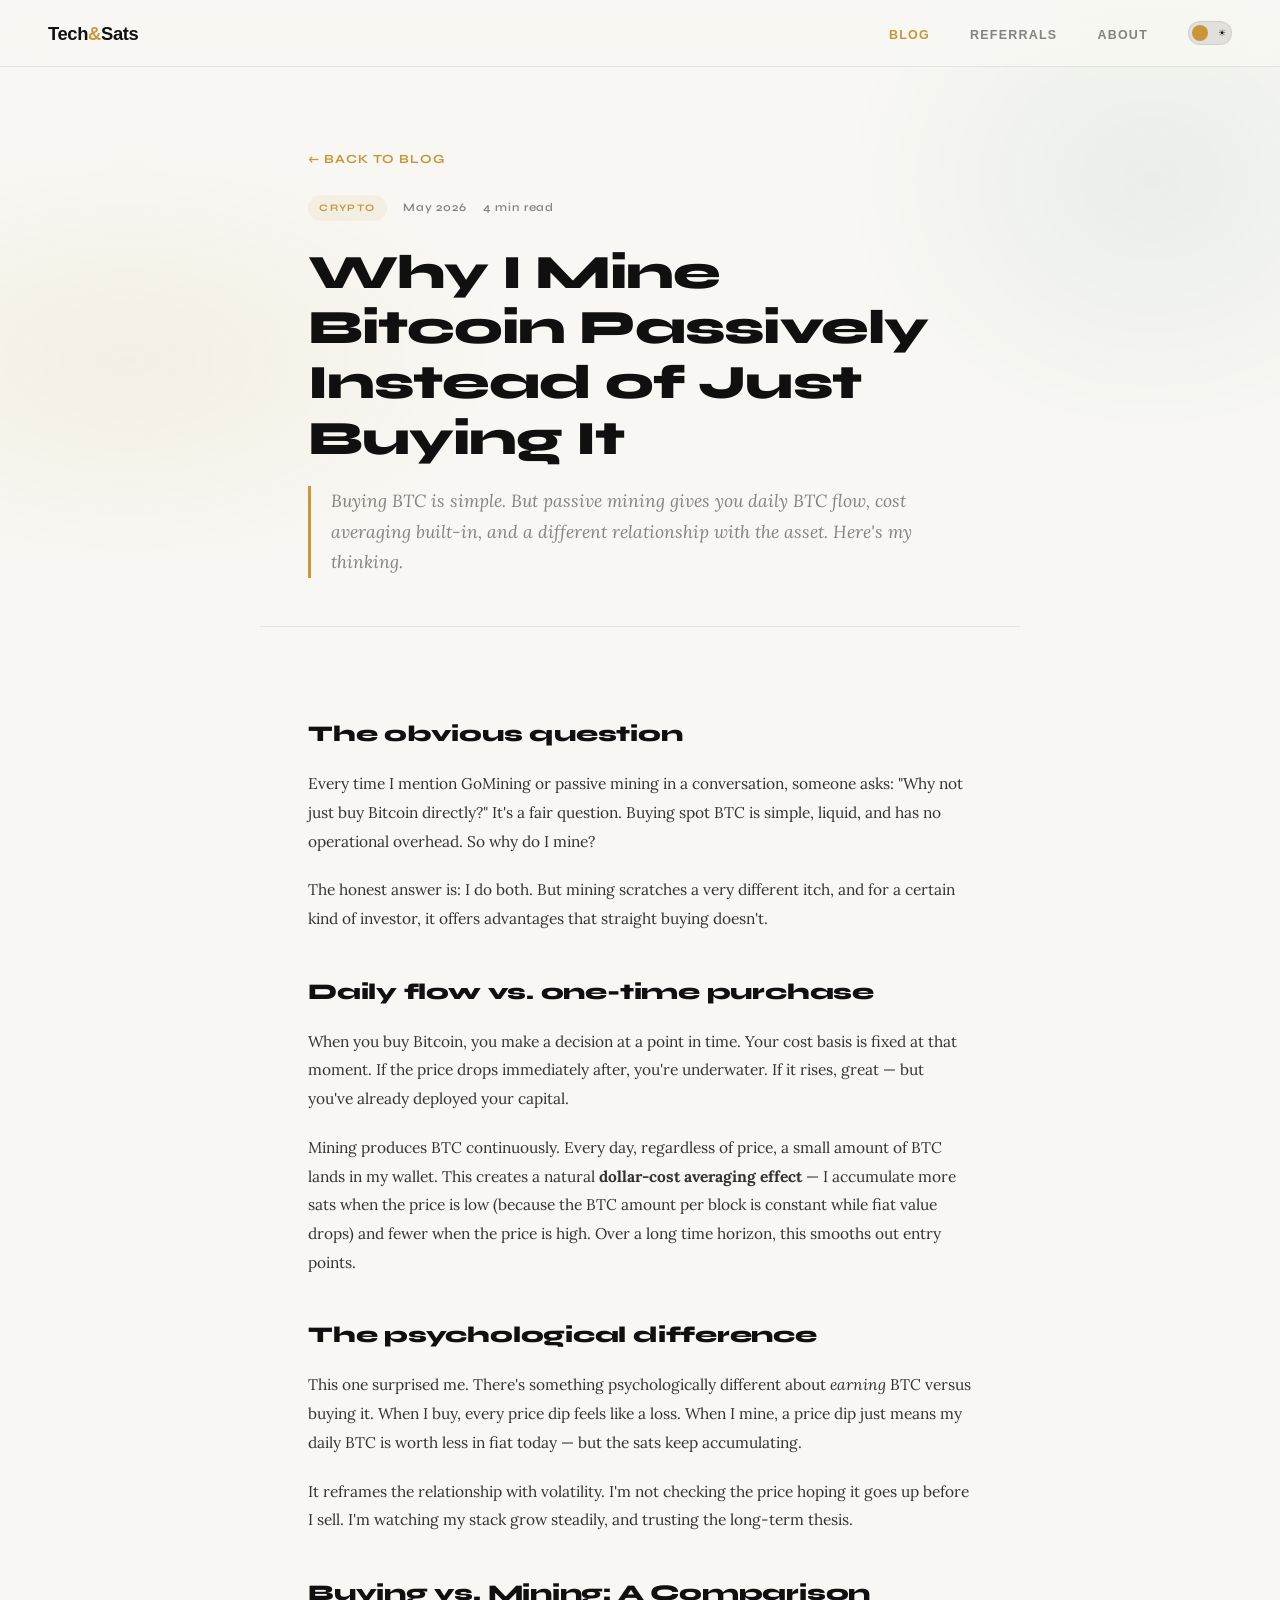
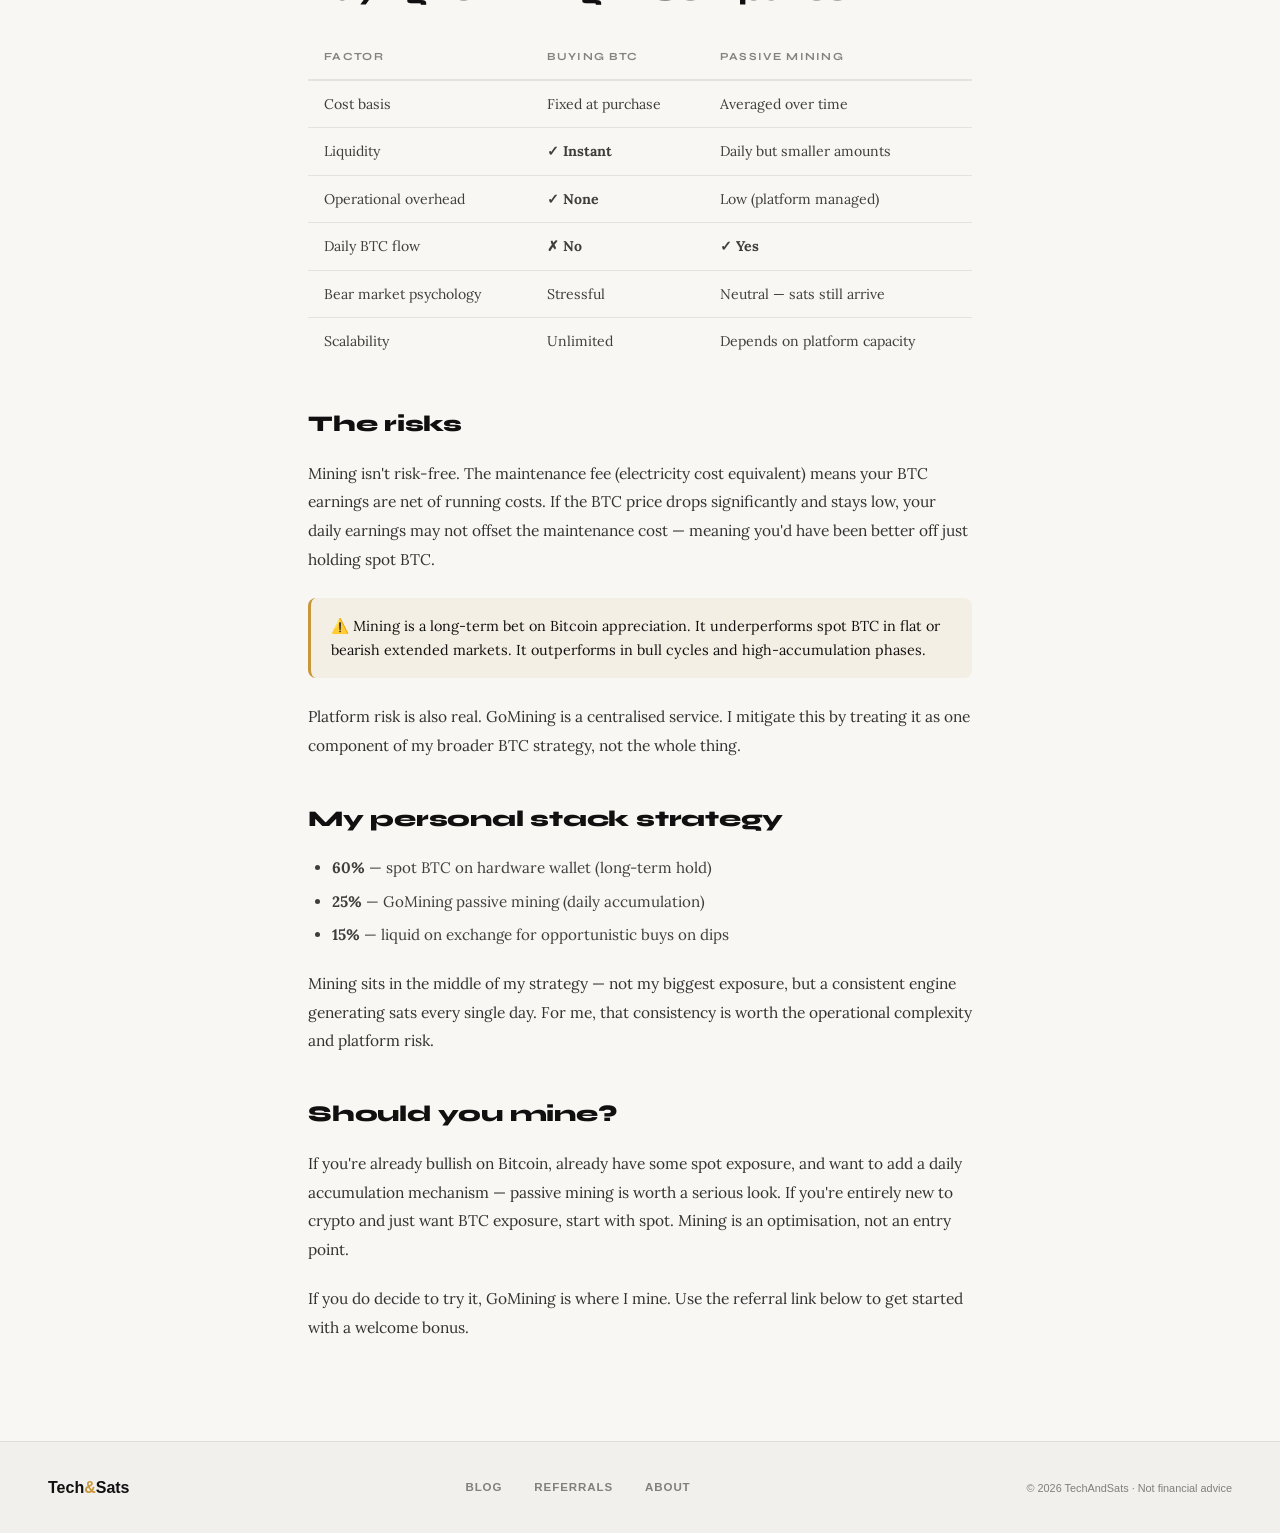
<file: blogs/why-i-mine-bitcoin-passively.html>
<!DOCTYPE html>
<html lang="en" data-theme="light">
<head>
<meta charset="UTF-8"><meta name="viewport" content="width=device-width, initial-scale=1.0">
<title>Why I Mine Bitcoin Passively — TechAndSats</title>
<link rel="preconnect" href="https://fonts.googleapis.com">
<link href="https://fonts.googleapis.com/css2?family=Syne:wght@400;600;700;800&family=Lora:ital,wght@0,400;0,500;1,400&display=swap" rel="stylesheet">
<link rel="stylesheet" href="../shared.css">
<style>
.blog-hero{padding:9rem 3rem 3rem;max-width:760px;margin:0 auto;opacity:0;animation:fadeUp 0.6s 0.1s ease forwards}
.blog-meta{display:flex;align-items:center;gap:1rem;margin:1.5rem 0;flex-wrap:wrap}
.blog-tag{font-family:'Syne',sans-serif;font-size:0.62rem;font-weight:700;letter-spacing:0.14em;text-transform:uppercase;padding:0.28rem 0.7rem;border-radius:999px}
.tag-crypto{background:var(--accent-bg);color:var(--accent)}
.blog-date,.blog-read{font-family:'Syne',sans-serif;font-size:0.72rem;font-weight:600;color:var(--muted);letter-spacing:0.08em}
.blog-hero h1{font-family:'Syne',sans-serif;font-size:clamp(1.9rem,4vw,3rem);font-weight:800;letter-spacing:-0.02em;line-height:1.15;margin-bottom:1.25rem}
.lead{font-family:'Lora',serif;font-style:italic;font-size:1.1rem;color:var(--muted);line-height:1.75;border-left:3px solid var(--accent);padding-left:1.25rem}
.blog-divider{border:none;border-top:1px solid var(--border);max-width:760px;margin:0 auto}
.blog-body{max-width:760px;margin:0 auto;padding:3rem 3rem 5rem;opacity:0;animation:fadeUp 0.6s 0.25s ease forwards}
.blog-body h2{font-family:'Syne',sans-serif;font-size:1.4rem;font-weight:800;letter-spacing:-0.01em;margin:2.5rem 0 1rem}
.blog-body p{font-size:0.97rem;color:var(--text);opacity:0.85;line-height:1.85;margin-bottom:1.25rem}
.blog-body ul{padding-left:1.5rem;margin-bottom:1.25rem}
.blog-body li{font-size:0.95rem;color:var(--text);opacity:0.8;line-height:1.8;margin-bottom:0.4rem}
.blog-body strong{font-weight:700;color:var(--text);opacity:1}
.callout{background:var(--accent-bg);border-left:3px solid var(--accent);border-radius:var(--radius);padding:1rem 1.25rem;margin:1.5rem 0;font-size:0.9rem;line-height:1.7;transition:background 0.3s}
.compare-table{width:100%;border-collapse:collapse;margin:1.5rem 0;font-size:0.88rem}
.compare-table th{font-family:'Syne',sans-serif;font-size:0.68rem;font-weight:700;letter-spacing:0.12em;text-transform:uppercase;color:var(--muted);padding:0.75rem 1rem;border-bottom:2px solid var(--border);text-align:left}
.compare-table td{padding:0.75rem 1rem;border-bottom:1px solid var(--border);color:var(--text);opacity:0.8;line-height:1.6}
.compare-table tr:last-child td{border-bottom:none}
.tick{color:var(--accent2);font-weight:700}
.cross{color:#C05050;font-weight:700}
.back-link{font-family:'Syne',sans-serif;font-size:0.78rem;font-weight:700;letter-spacing:0.08em;text-transform:uppercase;color:var(--accent);text-decoration:none;display:inline-flex;align-items:center;gap:0.4rem}
.back-link:hover{gap:0.7rem}
@media(max-width:860px){.blog-hero{padding:7rem 1.5rem 2.5rem}.blog-body{padding:2.5rem 1.5rem 4rem}}
</style>
</head>
<body>
<div class="hero-mesh"></div>
<nav>
  <a class="nav-logo" href="../index.html">Tech<span>&</span>Sats</a>
  <div class="nav-right">
    <ul class="nav-links">
      <li><a href="../index.html#blogs" class="active">Blog</a></li>
      <li><a href="../referrals.html">Referrals</a></li>
      <li><a href="../index.html#about">About</a></li>
    </ul>
    <button class="theme-toggle" id="toggle" aria-label="Toggle theme">
      <div class="theme-toggle-knob"></div>
      <span class="theme-toggle-icon icon-sun">☀</span>
      <span class="theme-toggle-icon icon-moon">☽</span>
    </button>
  </div>
</nav>

<div class="blog-hero">
  <a class="back-link" href="../index.html#blogs">← Back to Blog</a>
  <div class="blog-meta">
    <span class="blog-tag tag-crypto">Crypto</span>
    <span class="blog-date">May 2026</span>
    <span class="blog-read">4 min read</span>
  </div>
  <h1>Why I Mine Bitcoin Passively Instead of Just Buying It</h1>
  <p class="lead">Buying BTC is simple. But passive mining gives you daily BTC flow, cost averaging built-in, and a different relationship with the asset. Here's my thinking.</p>
</div>

<hr class="blog-divider">

<div class="blog-body">
  <h2>The obvious question</h2>
  <p>Every time I mention GoMining or passive mining in a conversation, someone asks: "Why not just buy Bitcoin directly?" It's a fair question. Buying spot BTC is simple, liquid, and has no operational overhead. So why do I mine?</p>
  <p>The honest answer is: I do both. But mining scratches a very different itch, and for a certain kind of investor, it offers advantages that straight buying doesn't.</p>

  <h2>Daily flow vs. one-time purchase</h2>
  <p>When you buy Bitcoin, you make a decision at a point in time. Your cost basis is fixed at that moment. If the price drops immediately after, you're underwater. If it rises, great — but you've already deployed your capital.</p>
  <p>Mining produces BTC continuously. Every day, regardless of price, a small amount of BTC lands in my wallet. This creates a natural <strong>dollar-cost averaging effect</strong> — I accumulate more sats when the price is low (because the BTC amount per block is constant while fiat value drops) and fewer when the price is high. Over a long time horizon, this smooths out entry points.</p>

  <h2>The psychological difference</h2>
  <p>This one surprised me. There's something psychologically different about <em>earning</em> BTC versus buying it. When I buy, every price dip feels like a loss. When I mine, a price dip just means my daily BTC is worth less in fiat today — but the sats keep accumulating.</p>
  <p>It reframes the relationship with volatility. I'm not checking the price hoping it goes up before I sell. I'm watching my stack grow steadily, and trusting the long-term thesis.</p>

  <h2>Buying vs. Mining: A Comparison</h2>
  <table class="compare-table">
    <thead><tr><th>Factor</th><th>Buying BTC</th><th>Passive Mining</th></tr></thead>
    <tbody>
      <tr><td>Cost basis</td><td>Fixed at purchase</td><td>Averaged over time</td></tr>
      <tr><td>Liquidity</td><td class="tick">✓ Instant</td><td>Daily but smaller amounts</td></tr>
      <tr><td>Operational overhead</td><td class="tick">✓ None</td><td>Low (platform managed)</td></tr>
      <tr><td>Daily BTC flow</td><td class="cross">✗ No</td><td class="tick">✓ Yes</td></tr>
      <tr><td>Bear market psychology</td><td>Stressful</td><td>Neutral — sats still arrive</td></tr>
      <tr><td>Scalability</td><td>Unlimited</td><td>Depends on platform capacity</td></tr>
    </tbody>
  </table>

  <h2>The risks</h2>
  <p>Mining isn't risk-free. The maintenance fee (electricity cost equivalent) means your BTC earnings are net of running costs. If the BTC price drops significantly and stays low, your daily earnings may not offset the maintenance cost — meaning you'd have been better off just holding spot BTC.</p>
  <div class="callout">⚠️ Mining is a long-term bet on Bitcoin appreciation. It underperforms spot BTC in flat or bearish extended markets. It outperforms in bull cycles and high-accumulation phases.</div>
  <p>Platform risk is also real. GoMining is a centralised service. I mitigate this by treating it as one component of my broader BTC strategy, not the whole thing.</p>

  <h2>My personal stack strategy</h2>
  <ul>
    <li><strong>60%</strong> — spot BTC on hardware wallet (long-term hold)</li>
    <li><strong>25%</strong> — GoMining passive mining (daily accumulation)</li>
    <li><strong>15%</strong> — liquid on exchange for opportunistic buys on dips</li>
  </ul>
  <p>Mining sits in the middle of my strategy — not my biggest exposure, but a consistent engine generating sats every single day. For me, that consistency is worth the operational complexity and platform risk.</p>

  <h2>Should you mine?</h2>
  <p>If you're already bullish on Bitcoin, already have some spot exposure, and want to add a daily accumulation mechanism — passive mining is worth a serious look. If you're entirely new to crypto and just want BTC exposure, start with spot. Mining is an optimisation, not an entry point.</p>
  <p>If you do decide to try it, GoMining is where I mine. Use the referral link below to get started with a welcome bonus.</p>
</div>

<footer>
  <a class="footer-logo" href="../index.html">Tech<span>&</span>Sats</a>
  <div class="footer-links">
    <a href="../index.html#blogs">Blog</a>
    <a href="../referrals.html">Referrals</a>
    <a href="../index.html#about">About</a>
  </div>
  <div class="footer-copy">© 2026 TechAndSats · Not financial advice</div>
</footer>
<script>
const html=document.documentElement,btn=document.getElementById('toggle');
html.setAttribute('data-theme',localStorage.getItem('tas-theme')||'light');
btn.addEventListener('click',()=>{const n=html.getAttribute('data-theme')==='dark'?'light':'dark';html.setAttribute('data-theme',n);localStorage.setItem('tas-theme',n);});
</script>
</body></html>
</file>
<file: shared.css>
/* ── TechAndSats Shared Styles ── */
*, *::before, *::after { box-sizing: border-box; margin: 0; padding: 0; }

:root {
  --bg: #F8F7F3;
  --bg2: #EEECEA;
  --surface: #FFFFFF;
  --surface2: #F2F0EC;
  --border: rgba(0,0,0,0.08);
  --text: #111010;
  --muted: rgba(17,16,16,0.5);
  --accent: #C8973A;
  --accent2: #1A6B4A;
  --accent-bg: rgba(200,151,58,0.08);
  --accent2-bg: rgba(26,107,74,0.08);
  --shadow: 0 4px 24px rgba(0,0,0,0.06);
  --radius: 8px;
  --max: 1100px;
  --toggle-bg: #E2E0DC;
  --nav-bg: rgba(248,247,243,0.88);
}

[data-theme="dark"] {
  --bg: #0C0C0E;
  --bg2: #141416;
  --surface: #141416;
  --surface2: #1C1C1F;
  --border: rgba(255,255,255,0.07);
  --text: #F0EEE8;
  --muted: rgba(240,238,232,0.45);
  --accent: #E8C547;
  --accent2: #4ECDC4;
  --accent-bg: rgba(232,197,71,0.08);
  --accent2-bg: rgba(78,205,196,0.08);
  --shadow: 0 4px 24px rgba(0,0,0,0.4);
  --toggle-bg: #2A2A2E;
  --nav-bg: rgba(12,12,14,0.88);
}

html { scroll-behavior: smooth; }

body {
  font-family: 'Lora', Georgia, serif;
  background: var(--bg);
  color: var(--text);
  font-size: 16px;
  line-height: 1.7;
  -webkit-font-smoothing: antialiased;
  transition: background 0.3s ease, color 0.3s ease;
}

/* NAV */
nav {
  position: fixed; top: 0; left: 0; right: 0; z-index: 500;
  display: flex; align-items: center; justify-content: space-between;
  padding: 1.1rem 3rem;
  background: var(--nav-bg);
  backdrop-filter: blur(20px);
  border-bottom: 1px solid var(--border);
  transition: background 0.3s ease, border-color 0.3s ease;
}
.nav-logo {
  font-family: 'Inter', sans-serif; font-weight: 800; font-size: 1.15rem;
  letter-spacing: -0.02em; color: var(--text); text-decoration: none;
  transition: color 0.3s;
}
.nav-logo span { color: var(--accent); }
.nav-right { display: flex; align-items: center; gap: 2.5rem; }
.nav-links { display: flex; gap: 2.5rem; list-style: none; }
.nav-links a {
  font-family: 'Inter', sans-serif; font-size: 0.78rem; font-weight: 600;
  letter-spacing: 0.1em; text-transform: uppercase; color: var(--muted);
  text-decoration: none; transition: color 0.2s;
}
.nav-links a:hover, .nav-links a.active { color: var(--accent); }

/* THEME TOGGLE */
.theme-toggle {
  width: 44px; height: 24px; background: var(--toggle-bg);
  border-radius: 999px; border: 1px solid var(--border);
  cursor: pointer; position: relative; transition: background 0.3s;
  flex-shrink: 0;
}
.theme-toggle-knob {
  position: absolute; top: 3px; left: 3px;
  width: 16px; height: 16px; border-radius: 50%;
  background: var(--accent);
  transition: transform 0.3s ease, background 0.3s;
}
[data-theme="dark"] .theme-toggle-knob { transform: translateX(20px); }
.theme-toggle-icon {
  position: absolute; top: 50%; transform: translateY(-50%);
  font-size: 9px; pointer-events: none; transition: opacity 0.3s;
}
.icon-sun { right: 5px; opacity: 1; }
.icon-moon { left: 5px; opacity: 0; }
[data-theme="dark"] .icon-sun { opacity: 0; }
[data-theme="dark"] .icon-moon { opacity: 1; }

/* MESH BG */
.hero-mesh {
  position: fixed; inset: 0; z-index: -1; pointer-events: none;
  background:
    radial-gradient(ellipse 50% 40% at 10% 40%, rgba(200,151,58,0.08) 0%, transparent 60%),
    radial-gradient(ellipse 40% 50% at 90% 20%, rgba(26,107,74,0.06) 0%, transparent 60%);
  transition: opacity 0.3s;
}
[data-theme="dark"] .hero-mesh {
  background:
    radial-gradient(ellipse 50% 40% at 10% 40%, rgba(232,197,71,0.07) 0%, transparent 60%),
    radial-gradient(ellipse 40% 50% at 90% 20%, rgba(78,205,196,0.05) 0%, transparent 60%);
}

/* SECTION UTILITY */
.section-eyebrow {
  font-family: 'Inter', sans-serif; font-size: 0.68rem; font-weight: 700;
  letter-spacing: 0.2em; text-transform: uppercase; color: var(--accent);
  display: flex; align-items: center; gap: 0.75rem; margin-bottom: 1rem;
}
.section-eyebrow::before { content: ''; display: inline-block; width: 24px; height: 1px; background: var(--accent); }
.section-title {
  font-family: 'Inter', sans-serif; font-size: clamp(1.8rem,3.5vw,2.6rem);
  font-weight: 800; letter-spacing: -0.02em; line-height: 1.1; margin-bottom: 0.75rem;
}
.section-sub { font-size: 0.95rem; color: var(--muted); max-width: 500px; line-height: 1.75; }

hr.divider { border: none; border-top: 1px solid var(--border); max-width: var(--max); margin: 0 auto; }

/* BUTTONS */
.btn-gold {
  font-family: 'Inter', sans-serif; font-size: 0.82rem; font-weight: 700;
  letter-spacing: 0.06em; text-transform: uppercase; text-decoration: none;
  padding: 0.8rem 1.8rem; background: var(--accent); color: #fff;
  border-radius: var(--radius); transition: opacity 0.2s, transform 0.15s; display: inline-block;
}
.btn-gold:hover { opacity: 0.88; transform: translateY(-2px); }
.btn-ghost {
  font-family: 'Inter', sans-serif; font-size: 0.82rem; font-weight: 700;
  letter-spacing: 0.06em; text-transform: uppercase; text-decoration: none;
  padding: 0.8rem 1.8rem; background: transparent; color: var(--text);
  border-radius: var(--radius); border: 1.5px solid var(--border);
  transition: border-color 0.2s, color 0.2s, transform 0.15s; display: inline-block;
}
.btn-ghost:hover { border-color: var(--accent); color: var(--accent); transform: translateY(-2px); }

/* FOOTER */
footer {
  background: var(--surface2); border-top: 1px solid var(--border);
  padding: 2rem 3rem; display: flex; align-items: center;
  justify-content: space-between; flex-wrap: wrap; gap: 1rem;
  transition: background 0.3s, border-color 0.3s;
}
.footer-logo { font-family: 'Inter', sans-serif; font-size: 1rem; font-weight: 800; color: var(--text); text-decoration: none; }
.footer-logo span { color: var(--accent); }
.footer-links { display: flex; gap: 2rem; }
.footer-links a { font-family: 'Inter', sans-serif; font-size: 0.72rem; font-weight: 600; letter-spacing: 0.08em; text-transform: uppercase; color: var(--muted); text-decoration: none; transition: color 0.2s; }
.footer-links a:hover { color: var(--accent); }
.footer-copy { font-family: 'Inter', sans-serif; font-size: 0.68rem; color: var(--muted); }

/* ANIMATIONS */
@keyframes fadeUp { from { opacity: 0; transform: translateY(20px); } to { opacity: 1; transform: none; } }
@keyframes rotate { from { transform: rotate(0deg); } to { transform: rotate(360deg); } }
@keyframes pulse { 0%,100% { opacity:1; transform:scale(1); } 50% { opacity:0.5; transform:scale(0.7); } }

/* RESPONSIVE */
@media (max-width: 860px) {
  nav { padding: 1rem 1.5rem; }
  .nav-links { display: none; }
  footer { flex-direction: column; padding: 1.5rem; text-align: center; }
  .footer-links { justify-content: center; }
}

/* THEME TOGGLE SCRIPT HELPER */
.theme-init { transition: none !important; }
</file>
